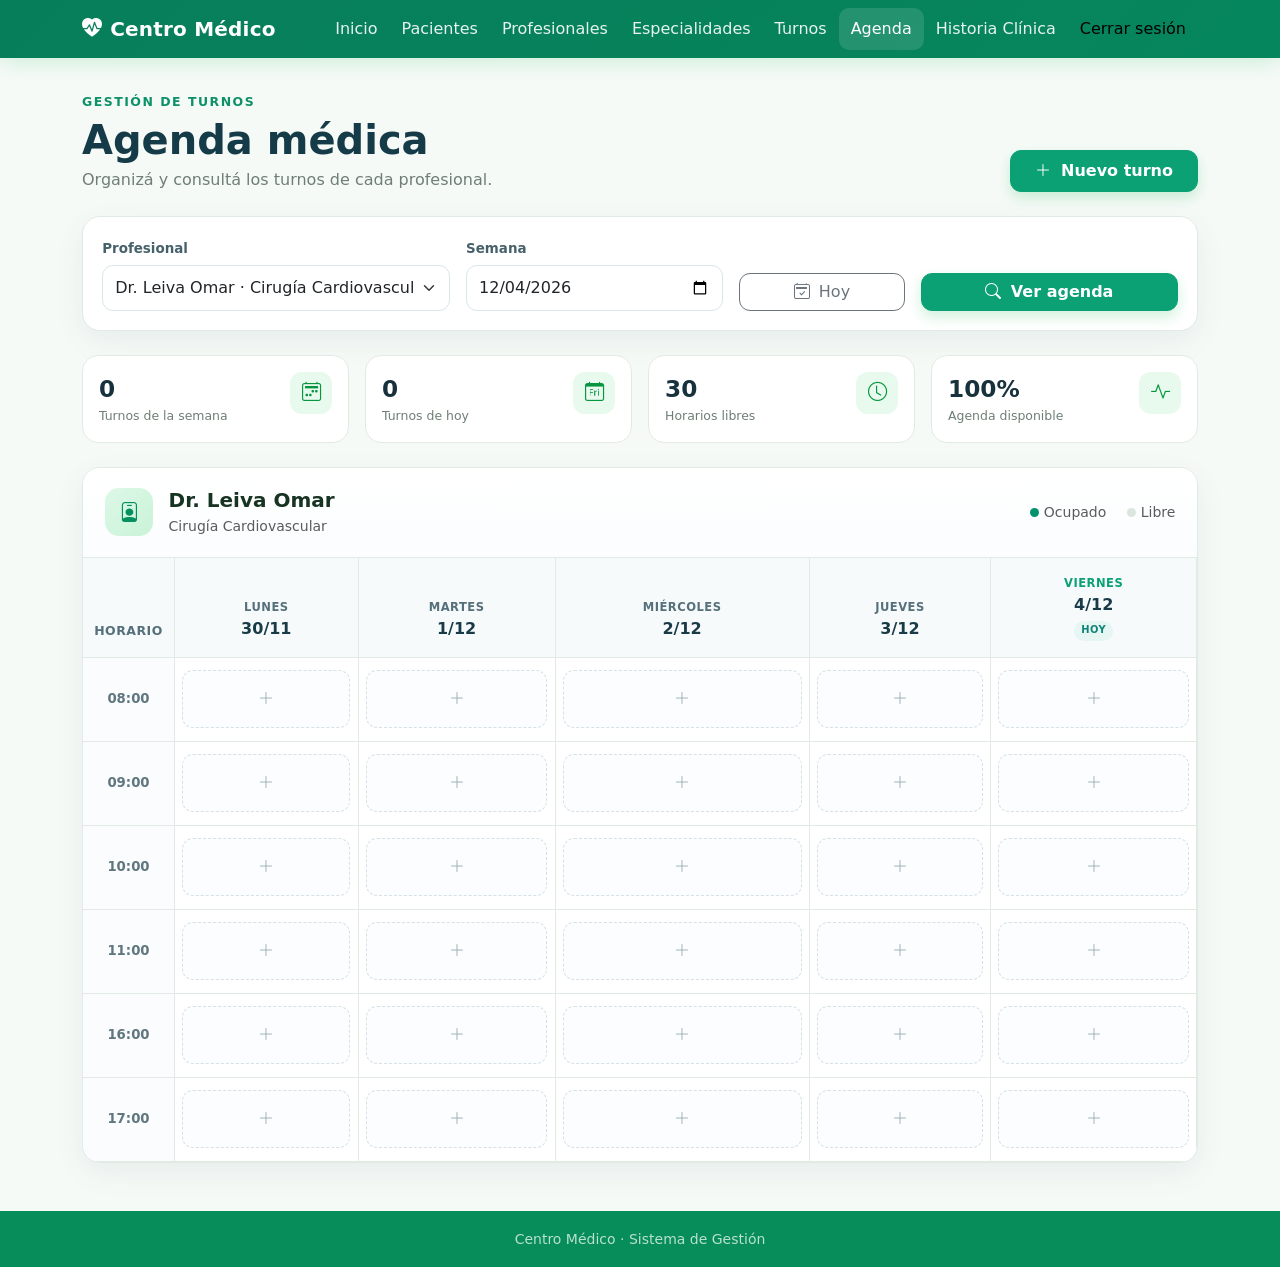
<file: centro-medico/agenda.html>
<!DOCTYPE html>
<html lang="es">
<head>
    <meta charset="UTF-8">
    <meta name="viewport" content="width=device-width, initial-scale=1.0">
    <title>Centro Médico | Agenda</title>
    <link href="https://cdn.jsdelivr.net/npm/bootstrap@5.3.3/dist/css/bootstrap.min.css" rel="stylesheet">
    <link href="https://cdn.jsdelivr.net/npm/bootstrap-icons@1.11.3/font/bootstrap-icons.css" rel="stylesheet">

    <link rel="stylesheet" href="css/agenda.css">
</head>

<body>
<nav class="navbar navbar-expand-lg navbar-dark">
    <div class="container">
        <a class="navbar-brand fw-bold" href="dashboard.html">
            <i class="bi bi-heart-pulse-fill me-2"></i>Centro Médico
        </a>
        <button class="navbar-toggler" type="button" data-bs-toggle="collapse" data-bs-target="#menuPrincipal"
                aria-controls="menuPrincipal" aria-expanded="false" aria-label="Abrir menú">
            <span class="navbar-toggler-icon"></span>
        </button>

        <div class="collapse navbar-collapse" id="menuPrincipal">
            <ul class="navbar-nav ms-auto">
                <li class="nav-item"><a class="nav-link" href="dashboard.html">Inicio</a></li>
                <li class="nav-item"><a class="nav-link" href="pacientes.html">Pacientes</a></li>
                <li class="nav-item"><a class="nav-link" href="profesionales.html">Profesionales</a></li>
                <li class="nav-item"><a class="nav-link" href="especialidades.html">Especialidades</a></li>
                <li class="nav-item"><a class="nav-link" href="turnos.html">Turnos</a></li>
                <li class="nav-item"><a class="nav-link active" href="agenda.html">Agenda</a></li>
                <li class="nav-item"><a class="nav-link" href="historia-clinica.html">Historia Clínica</a></li>
                <li class="nav-item"><a class="nav-link text-warning" href="index.html">Cerrar sesión</a></li>
            </ul>
        </div>
    </div>
</nav>

<main class="container page-header pb-5">
    <div class="d-flex justify-content-between align-items-end mb-4 flex-wrap gap-3">
        <div>
            <div class="eyebrow mb-1">Gestión de turnos</div>
            <h1 class="fw-bold mb-1">Agenda médica</h1>
            <p class="subtitle mb-0">Organizá y consultá los turnos de cada profesional.</p>
        </div>
        <a href="turnos.html" class="btn btn-primary px-4 py-2">
            <i class="bi bi-plus-lg me-1"></i> Nuevo turno
        </a>
    </div>

    <section class="panel filter-panel mb-4">
        <div class="row g-3 align-items-end">
            <div class="col-12 col-md-5 col-lg-4">
                <label for="agendaProfesional" class="form-label fw-semibold">Profesional</label>
                <select id="agendaProfesional" class="form-select">
                    <option value="leiva" selected>Dr. Leiva Omar · Cirugía Cardiovascular</option>
                    <option value="chalon">Dra. Chalon Milagros · Clínica Médica</option>
                    <option value="alderete">Dr. Alderete Lukas · Cardiología</option>
                </select>
            </div>

            <div class="col-12 col-md-4 col-lg-3">
                <label for="agendaSemana" class="form-label fw-semibold">Semana</label>
                <input type="date" id="agendaSemana" class="form-control">
            </div>

            <div class="col-12 col-md-3 col-lg-2">
                <button type="button" id="btnHoy" class="btn btn-outline-secondary w-100">
                    <i class="bi bi-calendar2-check me-1"></i> Hoy
                </button>
            </div>

            <div class="col-12 col-lg-3">
                <button type="button" id="btnVerAgenda" class="btn btn-primary w-100">
                    <i class="bi bi-search me-1"></i> Ver agenda
                </button>
            </div>
        </div>
    </section>

    <section class="row g-3 mb-4">
        <div class="col-6 col-lg-3">
            <div class="summary-card">
                <div class="d-flex justify-content-between align-items-start">
                    <div><div class="summary-number" id="totalTurnos">7</div><div class="summary-label">Turnos de la semana</div></div>
                    <div class="summary-icon"><i class="bi bi-calendar2-week"></i></div>
                </div>
            </div>
        </div>
        <div class="col-6 col-lg-3">
            <div class="summary-card">
                <div class="d-flex justify-content-between align-items-start">
                    <div><div class="summary-number" id="turnosHoy">2</div><div class="summary-label">Turnos de hoy</div></div>
                    <div class="summary-icon"><i class="bi bi-calendar-day"></i></div>
                </div>
            </div>
        </div>
        <div class="col-6 col-lg-3">
            <div class="summary-card">
                <div class="d-flex justify-content-between align-items-start">
                    <div><div class="summary-number" id="horariosLibres">23</div><div class="summary-label">Horarios libres</div></div>
                    <div class="summary-icon"><i class="bi bi-clock"></i></div>
                </div>
            </div>
        </div>
        <div class="col-6 col-lg-3">
            <div class="summary-card">
                <div class="d-flex justify-content-between align-items-start">
                    <div><div class="summary-number">100%</div><div class="summary-label">Agenda disponible</div></div>
                    <div class="summary-icon"><i class="bi bi-activity"></i></div>
                </div>
            </div>
        </div>
    </section>

    <section class="panel agenda-panel">
        <div class="agenda-top d-flex justify-content-between align-items-center flex-wrap gap-3">
            <div class="d-flex align-items-center gap-3">
                <div class="doctor-avatar"><i class="bi bi-person-badge"></i></div>
                <div>
                    <h2 class="h5 fw-bold mb-1" id="doctorTitle">Dr. Leiva Omar</h2>
                    <div class="small text-muted" id="doctorSpecialty">Cirugía Cardiovascular</div>
                </div>
            </div>
            <div class="small text-muted">
                <span class="me-3"><span class="legend-dot dot-busy"></span>Ocupado</span>
                <span><span class="legend-dot dot-free"></span>Libre</span>
            </div>
        </div>

        <div class="table-wrap agenda-table-wrap">
            <table class="table agenda-table text-center align-middle mb-0">
                <thead>
                    <tr>
                        <th>Horario</th>
                        <th id="day-0"></th>
                        <th id="day-1"></th>
                        <th id="day-2"></th>
                        <th id="day-3"></th>
                        <th id="day-4"></th>
                    </tr>
                </thead>
                <tbody id="agendaBody"></tbody>
            </table>
        </div>
        <div id="mobileAgenda" class="mobile-agenda"></div>
    </section>
</main>

<footer class="text-center py-3">
    <small>Centro Médico · Sistema de Gestión</small>
</footer>

<div class="modal fade" id="turnoModal" tabindex="-1" aria-hidden="true">
    <div class="modal-dialog modal-dialog-centered">
        <div class="modal-content border-0 shadow-lg" style="border-radius:18px;overflow:hidden">
            <div class="modal-header border-0">
                <h5 class="modal-title fw-bold"><i class="bi bi-calendar2-plus me-2"></i>Detalle del turno</h5>
                <button type="button" class="btn-close" data-bs-dismiss="modal" aria-label="Cerrar"></button>
            </div>
            <div class="modal-body pt-0" id="modalContent"></div>
            <div class="modal-footer border-0">
                <a href="turnos.html" class="btn btn-primary"><i class="bi bi-pencil me-1"></i> Gestionar turno</a>
                <button type="button" class="btn btn-light" data-bs-dismiss="modal">Cerrar</button>
            </div>
        </div>
    </div>
</div>

<script src="https://cdn.jsdelivr.net/npm/bootstrap@5.3.3/dist/js/bootstrap.bundle.min.js"></script>
<script>
    const horarios = ["08:00","09:00","10:00","11:00","16:00","17:00"];

    const profesionales = {
        leiva: {
            nombre: "Dr. Leiva Omar",
            especialidad: "Cirugía Cardiovascular",
            turnos: {
               
            }
        },
        chalon: {
            nombre: "Dra. Chalon Milagros",
            especialidad: "Clínica Médica",
            turnos: {
                
            }
        },
        alderete: {
            nombre: "Dr. Alderete Lukas",
            especialidad: "Cardiología",
            turnos: {
                
            }
        }
    };

    const fechaInput = document.getElementById("agendaSemana");
    const agendaBody = document.getElementById("agendaBody");

    function formatearFecha(fecha){
        return fecha.toLocaleDateString("es-AR",{day:"2-digit",month:"2-digit"});
    }

    function nombreDia(fecha){
        return fecha.toLocaleDateString("es-AR",{weekday:"long"}).replace(/^./,c=>c.toUpperCase());
    }

    function lunesDe(fecha){
        const d = new Date(fecha);
        const dia = d.getDay();
        const diferencia = dia === 0 ? -6 : 1 - dia;
        d.setDate(d.getDate()+diferencia);
        d.setHours(0,0,0,0);
        return d;
    }

    function fechaLocalISO(fecha){
        const y=fecha.getFullYear();
        const m=String(fecha.getMonth()+1).padStart(2,"0");
        const d=String(fecha.getDate()).padStart(2,"0");
        return `${y}-${m}-${d}`;
    }

    function renderAgenda(){
        const profesional = profesionales[document.getElementById("agendaProfesional").value];
        const fechaSeleccionada = new Date(`${fechaInput.value}T12:00:00`);
        const lunes = lunesDe(fechaSeleccionada);

        document.getElementById("doctorTitle").textContent = profesional.nombre;
        document.getElementById("doctorSpecialty").textContent = profesional.especialidad;

        const nombresDias = [];
        for(let i=0;i<5;i++){
            const dia = new Date(lunes);
            dia.setDate(lunes.getDate()+i);
            nombresDias.push(dia);

            const th = document.getElementById(`day-${i}`);
            const hoy = fechaLocalISO(dia) === fechaLocalISO(new Date());
            th.innerHTML = `<span class="day-name">${nombreDia(dia)}</span>
                            <span class="day-date">${formatearFecha(dia)}</span>
                            ${hoy ? '<span class="today-badge">HOY</span>' : ''}`;
            if(hoy) th.classList.add("today"); else th.classList.remove("today");
        }

        agendaBody.innerHTML = "";
        const mobileAgenda = document.getElementById("mobileAgenda");
        mobileAgenda.innerHTML = "";
        let total=0;

        horarios.forEach(hora=>{
            const tr=document.createElement("tr");
            tr.innerHTML=`<th>${hora}</th>`;

            for(let dia=0;dia<5;dia++){
                const td=document.createElement("td");
                const paciente=profesional.turnos[`${dia}-${hora}`];

                if(paciente){
                    total++;
                    const button=document.createElement("button");
                    button.className="slot";
                    button.innerHTML=`<strong>${paciente}</strong><small><i class="bi bi-clock me-1"></i>${hora} · Confirmado</small>`;
                    button.addEventListener("click",()=>mostrarTurno(paciente,hora,dia,lunes,profesional));
                    td.appendChild(button);
                }else{
                    const button=document.createElement("button");
                    button.className="free-slot";
                    button.innerHTML='<i class="bi bi-plus-lg"></i><span class="visually-hidden">Agregar turno</span>';
                    button.addEventListener("click",()=>nuevoTurno(hora,dia,lunes));
                    td.appendChild(button);
                }
                tr.appendChild(td);
            }
            agendaBody.appendChild(tr);
        });

        // Vista móvil: cada día se convierte en una tarjeta vertical.
        nombresDias.forEach((fecha,dia)=>{
            const dayCard=document.createElement("div");
            dayCard.className="mobile-day";
            const hoy=fechaLocalISO(fecha)===fechaLocalISO(new Date());

            dayCard.innerHTML=`
                <div class="mobile-day-header">
                    <div>
                        <div class="mobile-day-name">${nombreDia(fecha)} ${hoy ? '<span class="today-badge ms-1">HOY</span>' : ''}</div>
                        <div class="mobile-day-date">${formatearFecha(fecha)}</div>
                    </div>
                    <i class="bi bi-calendar3 text-success"></i>
                </div>`;

            horarios.forEach(hora=>{
                const row=document.createElement("div");
                row.className="mobile-slot";
                row.innerHTML=`<div class="mobile-time">${hora}</div>`;

                const paciente=profesional.turnos[`${dia}-${hora}`];
                if(paciente){
                    const button=document.createElement("button");
                    button.className="slot";
                    button.innerHTML=`<strong>${paciente}</strong><small><i class="bi bi-check-circle me-1"></i>Turno confirmado</small>`;
                    button.addEventListener("click",()=>mostrarTurno(paciente,hora,dia,lunes,profesional));
                    row.appendChild(button);
                }else{
                    const button=document.createElement("button");
                    button.className="free-slot";
                    button.innerHTML='<i class="bi bi-plus-lg me-1"></i>Disponible';
                    button.addEventListener("click",()=>nuevoTurno(hora,dia,lunes));
                    row.appendChild(button);
                }
                dayCard.appendChild(row);
            });
            mobileAgenda.appendChild(dayCard);
        });

        document.getElementById("totalTurnos").textContent=total;
        document.getElementById("horariosLibres").textContent=(horarios.length*5)-total;

        const hoyIndex = Math.floor((new Date()-lunes)/86400000);
        let hoyTurnos=0;
        if(hoyIndex>=0 && hoyIndex<5){
            horarios.forEach(h=>{ if(profesional.turnos[`${hoyIndex}-${h}`]) hoyTurnos++; });
        }
        document.getElementById("turnosHoy").textContent=hoyTurnos;
    }

    function mostrarTurno(paciente,hora,dia,lunes,profesional){
        const fecha=new Date(lunes);
        fecha.setDate(lunes.getDate()+dia);
        document.getElementById("modalContent").innerHTML=`
            <div class="p-3 rounded-3" style="background:#f2fbf5">
                <div class="small text-muted mb-1">Paciente</div>
                <div class="fw-bold fs-5 mb-3">${paciente}</div>
                <div class="row g-3">
                    <div class="col-6"><div class="small text-muted">Fecha</div><strong>${formatearFecha(fecha)}</strong></div>
                    <div class="col-6"><div class="small text-muted">Horario</div><strong>${hora}</strong></div>
                    <div class="col-12"><div class="small text-muted">Profesional</div><strong>${profesional.nombre}</strong><div class="small text-muted">${profesional.especialidad}</div></div>
                </div>
            </div>`;
        bootstrap.Modal.getOrCreateInstance(document.getElementById("turnoModal")).show();
    }

    function nuevoTurno(hora,dia,lunes){
        const fecha=new Date(lunes);
        fecha.setDate(lunes.getDate()+dia);
        document.getElementById("modalContent").innerHTML=`
            <div class="text-center py-3">
                <div class="summary-icon mx-auto mb-3"><i class="bi bi-calendar2-plus"></i></div>
                <h5 class="fw-bold">Horario disponible</h5>
                <p class="text-muted mb-0">Podés crear un turno para el <strong>${formatearFecha(fecha)}</strong> a las <strong>${hora}</strong>.</p>
            </div>`;
        bootstrap.Modal.getOrCreateInstance(document.getElementById("turnoModal")).show();
    }

    document.getElementById("btnVerAgenda").addEventListener("click",renderAgenda);
    document.getElementById("agendaProfesional").addEventListener("change",renderAgenda);
    document.getElementById("btnHoy").addEventListener("click",()=>{
        fechaInput.value=fechaLocalISO(new Date());
        renderAgenda();
    });

    fechaInput.value=fechaLocalISO(new Date());
    renderAgenda();
</script>
</body>
</html>
</file>
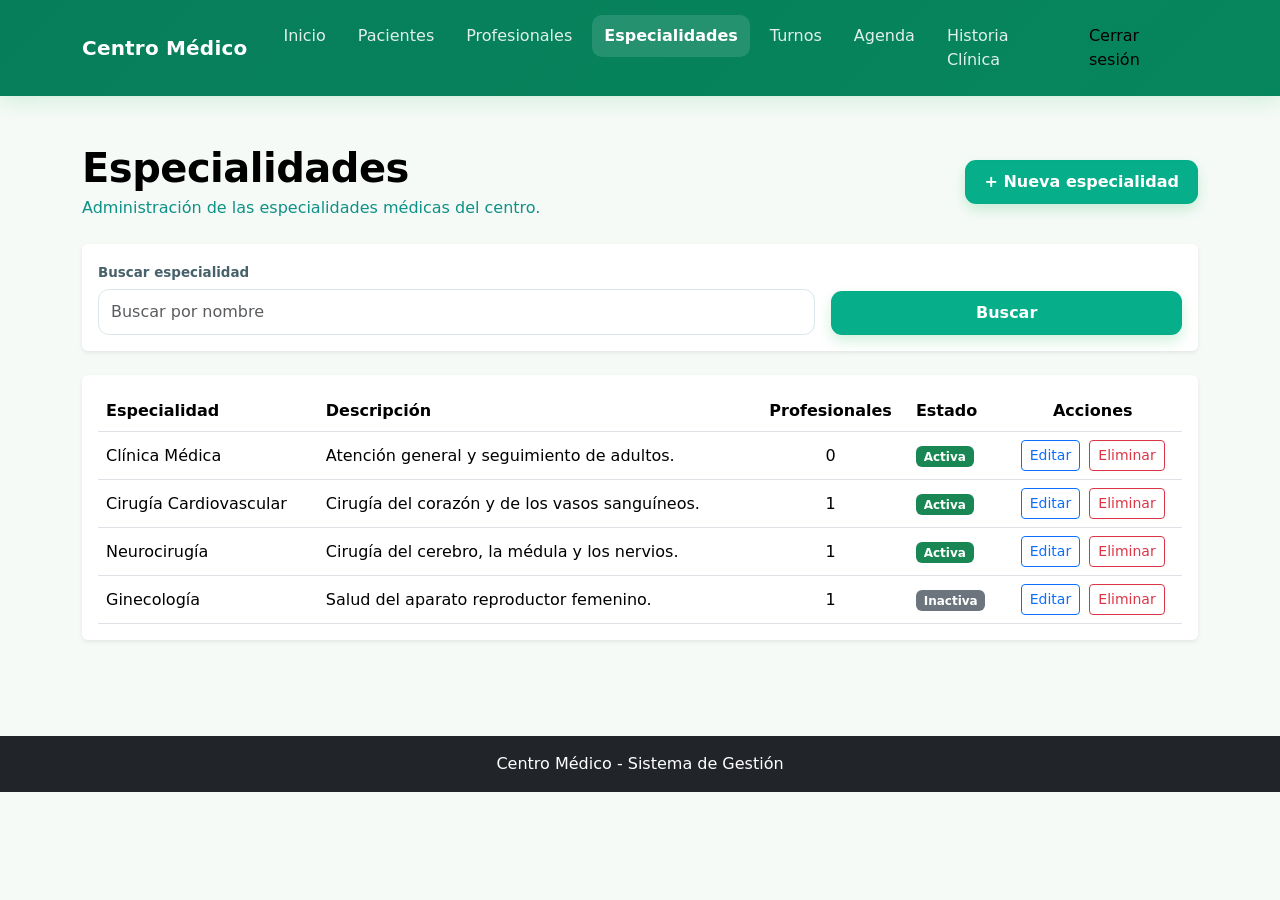
<file: centro-medico/especialidades.html>
<!DOCTYPE html>
<html lang="es">

<head>

    <meta charset="UTF-8">
    <meta name="viewport" content="width=device-width, initial-scale=1.0">

    <title>Centro Médico | Especialidades</title>

    <link
        href="https://cdn.jsdelivr.net/npm/bootstrap@5.3.3/dist/css/bootstrap.min.css"
        rel="stylesheet">

    <link rel="stylesheet" href="css/especialidades.css">

</head>

<body>

    <nav class="navbar navbar-expand-lg navbar-dark bg-primary">

        <div class="container">

            <a class="navbar-brand fw-bold" href="dashboard.html">
                Centro Médico
            </a>

            <button
                class="navbar-toggler"
                type="button"
                data-bs-toggle="collapse"
                data-bs-target="#menuPrincipal"
                aria-controls="menuPrincipal"
                aria-expanded="false"
                aria-label="Abrir menú">

                <span class="navbar-toggler-icon"></span>

            </button>

            <div class="collapse navbar-collapse" id="menuPrincipal">

                <ul class="navbar-nav ms-auto">

                    <li class="nav-item">
                        <a class="nav-link" href="dashboard.html">
                            Inicio
                        </a>
                    </li>

                    <li class="nav-item">
                        <a class="nav-link" href="pacientes.html">
                            Pacientes
                        </a>
                    </li>

                    <li class="nav-item">
                        <a class="nav-link" href="profesionales.html">
                            Profesionales
                        </a>
                    </li>

                    <li class="nav-item">
                        <a class="nav-link active" href="especialidades.html">
                            Especialidades
                        </a>
                    </li>

                    <li class="nav-item">
                        <a class="nav-link" href="turnos.html">
                            Turnos
                        </a>
                    </li>

                    <li class="nav-item">
                        <a class="nav-link" href="agenda.html">
                            Agenda
                        </a>
                    </li>

                    <li class="nav-item">
                        <a class="nav-link" href="historia-clinica.html">
                            Historia Clínica
                        </a>
                    </li>

                    <li class="nav-item">
                        <a class="nav-link text-warning" href="index.html">
                            Cerrar sesión
                        </a>
                    </li>

                </ul>

            </div>

        </div>

    </nav>

    <main class="container py-5">

        <div class="d-flex justify-content-between align-items-center mb-4 flex-wrap gap-3">

            <div>

                <h1 class="fw-bold mb-1">
                    Especialidades
                </h1>

                <p class="text-muted mb-0">
                    Administración de las especialidades médicas del centro.
                </p>

            </div>

            <button
                type="button"
                class="btn btn-primary"
                data-bs-toggle="modal"
                data-bs-target="#modalEspecialidad">

                + Nueva especialidad

            </button>

        </div>

        <div class="card border-0 shadow-sm mb-4">

            <div class="card-body">

                <div class="row g-3 align-items-end">

                    <div class="col-12 col-md-8">

                        <label for="buscarEspecialidad" class="form-label fw-semibold">
                            Buscar especialidad
                        </label>

                        <input
                            type="text"
                            id="buscarEspecialidad"
                            class="form-control"
                            placeholder="Buscar por nombre">

                    </div>

                    <div class="col-12 col-md-4">

                        <button
                            type="button"
                            class="btn btn-primary w-100">

                            Buscar

                        </button>

                    </div>

                </div>

            </div>

        </div>

        <div class="card border-0 shadow-sm">

            <div class="card-body">

                <div class="table-responsive">

                    <table class="table table-hover align-middle mb-0">

                        <thead>

                            <tr>

                                <th>Especialidad</th>

                                <th>Descripción</th>

                                <th class="text-center">Profesionales</th>

                                <th>Estado</th>

                                <th class="text-center">
                                    Acciones
                                </th>

                            </tr>

                        </thead>

                        <tbody>

                            <tr>

                                <td>Clínica Médica</td>

                                <td>Atención general y seguimiento de adultos.</td>

                                <td class="text-center">0</td>

                                <td>
                                    <span class="badge text-bg-success">Activa</span>
                                </td>

                                <td class="text-center">

                                    <button
                                        type="button"
                                        class="btn btn-sm btn-outline-primary me-1"
                                        data-bs-toggle="modal"
                                        data-bs-target="#modalEspecialidad">

                                        Editar

                                    </button>

                                    <button
                                        type="button"
                                        class="btn btn-sm btn-outline-danger">

                                        Eliminar

                                    </button>

                                </td>

                            </tr>

                            <tr>

                                <td>Cirugía Cardiovascular</td>

                                <td>Cirugía del corazón y de los vasos sanguíneos.</td>

                                <td class="text-center">1</td>

                                <td>
                                    <span class="badge text-bg-success">Activa</span>
                                </td>

                                <td class="text-center">

                                    <button
                                        type="button"
                                        class="btn btn-sm btn-outline-primary me-1"
                                        data-bs-toggle="modal"
                                        data-bs-target="#modalEspecialidad">

                                        Editar

                                    </button>

                                    <button
                                        type="button"
                                        class="btn btn-sm btn-outline-danger">

                                        Eliminar

                                    </button>

                                </td>

                            </tr>

                            <tr>

                                <td>Neurocirugía</td>

                                <td>Cirugía del cerebro, la médula y los nervios.</td>

                                <td class="text-center">1</td>

                                <td>
                                    <span class="badge text-bg-success">Activa</span>
                                </td>

                                <td class="text-center">

                                    <button
                                        type="button"
                                        class="btn btn-sm btn-outline-primary me-1"
                                        data-bs-toggle="modal"
                                        data-bs-target="#modalEspecialidad">

                                        Editar

                                    </button>

                                    <button
                                        type="button"
                                        class="btn btn-sm btn-outline-danger">

                                        Eliminar

                                    </button>

                                </td>

                            </tr>

                            <tr>

                                <td>Ginecología</td>

                                <td>Salud del aparato reproductor femenino.</td>

                                <td class="text-center">1</td>

                                <td>
                                    <span class="badge text-bg-secondary">Inactiva</span>
                                </td>

                                <td class="text-center">

                                    <button
                                        type="button"
                                        class="btn btn-sm btn-outline-primary me-1"
                                        data-bs-toggle="modal"
                                        data-bs-target="#modalEspecialidad">

                                        Editar

                                    </button>

                                    <button
                                        type="button"
                                        class="btn btn-sm btn-outline-danger">

                                        Eliminar

                                    </button>

                                </td>

                            </tr>

                        </tbody>

                    </table>

                </div>

            </div>

        </div>

    </main>

    <!-- Ventana para crear o editar una especialidad -->

    <div
        class="modal fade"
        id="modalEspecialidad"
        tabindex="-1"
        aria-labelledby="tituloModalEspecialidad"
        aria-hidden="true">

        <div class="modal-dialog modal-dialog-centered">

            <div class="modal-content">

                <form>

                    <div class="modal-header">

                        <h2 class="modal-title h5 fw-bold" id="tituloModalEspecialidad">
                            Especialidad
                        </h2>

                        <button
                            type="button"
                            class="btn-close"
                            data-bs-dismiss="modal"
                            aria-label="Cerrar">
                        </button>

                    </div>

                    <div class="modal-body">

                        <div class="mb-3">

                            <label for="nombreEspecialidad" class="form-label">
                                Nombre
                            </label>

                            <input
                                type="text"
                                id="nombreEspecialidad"
                                class="form-control"
                                placeholder="Ej: Pediatría"
                                required>

                        </div>

                        <div class="mb-3">

                            <label for="descripcionEspecialidad" class="form-label">
                                Descripción
                            </label>

                            <textarea
                                id="descripcionEspecialidad"
                                class="form-control"
                                rows="3"
                                placeholder="Breve descripción de la especialidad"></textarea>

                        </div>

                        <div>

                            <label for="estadoEspecialidad" class="form-label">
                                Estado
                            </label>

                            <select id="estadoEspecialidad" class="form-select">

                                <option>Activa</option>
                                <option>Inactiva</option>

                            </select>

                        </div>

                    </div>

                    <div class="modal-footer">

                        <button
                            type="button"
                            class="btn btn-outline-secondary"
                            data-bs-dismiss="modal">

                            Cancelar

                        </button>

                        <button type="submit" class="btn btn-primary">
                            Guardar
                        </button>

                    </div>

                </form>

            </div>

        </div>

    </div>

    <footer class="bg-dark text-white text-center py-3 mt-5">

        <p class="mb-0">
            Centro Médico - Sistema de Gestión
        </p>

    </footer>

    <script
        src="https://cdn.jsdelivr.net/npm/bootstrap@5.3.3/dist/js/bootstrap.bundle.min.js">
    </script>

</body>

</html>
</file>
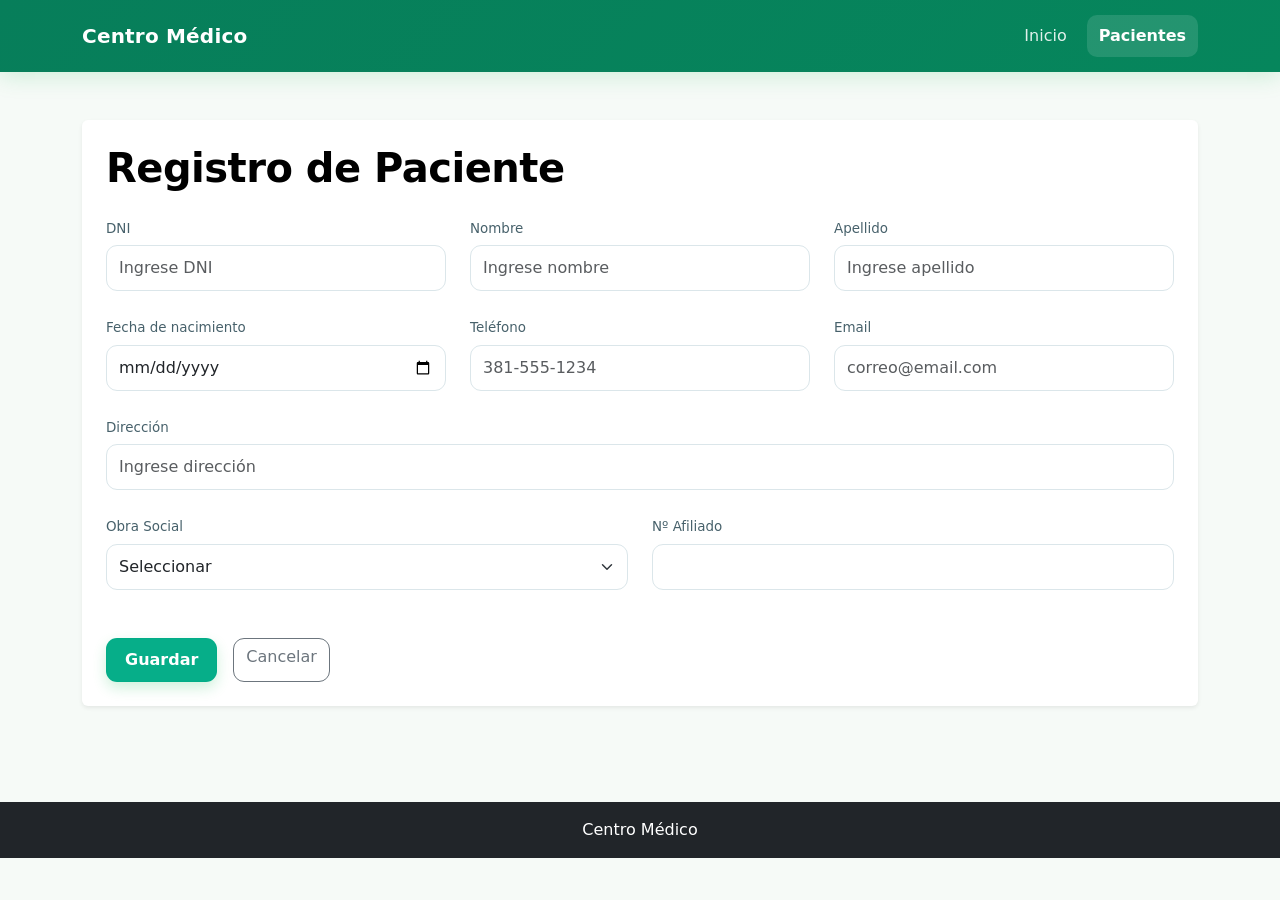
<file: centro-medico/paciente-form.html>
<!DOCTYPE html>
<html lang="es">

<head>

    <meta charset="UTF-8">
    <meta name="viewport" content="width=device-width, initial-scale=1.0">

    <title>Centro Médico | Paciente</title>

    <link href="https://cdn.jsdelivr.net/npm/bootstrap@5.3.3/dist/css/bootstrap.min.css" rel="stylesheet">

    <link rel="stylesheet" href="css/paciente-form.css">

</head>

<body>

    <nav class="navbar navbar-expand-lg navbar-dark">

        <div class="container">

            <a class="navbar-brand fw-bold" href="dashboard.html">
                Centro Médico
            </a>

            <button
                class="navbar-toggler"
                type="button"
                data-bs-toggle="collapse"
                data-bs-target="#menuPrincipal">

                <span class="navbar-toggler-icon"></span>

            </button>

            <div class="collapse navbar-collapse" id="menuPrincipal">

                <ul class="navbar-nav ms-auto">

                    <li class="nav-item">
                        <a class="nav-link" href="dashboard.html">
                            Inicio
                        </a>
                    </li>

                    <li class="nav-item">
                        <a class="nav-link active" href="pacientes.html">
                            Pacientes
                        </a>
                    </li>

                </ul>

            </div>

        </div>

    </nav>

    <main class="container py-5">

        <div class="card border-0 shadow-sm">

            <div class="card-body p-4">

                <h1 class="fw-bold mb-4">
                    Registro de Paciente
                </h1>

                <form>

                    <div class="row g-4">

                        <div class="col-md-4">

                            <label class="form-label">
                                DNI
                            </label>

                            <input
                                type="text"
                                class="form-control"
                                placeholder="Ingrese DNI">

                        </div>

                        <div class="col-md-4">

                            <label class="form-label">
                                Nombre
                            </label>

                            <input
                                type="text"
                                class="form-control"
                                placeholder="Ingrese nombre">

                        </div>

                        <div class="col-md-4">

                            <label class="form-label">
                                Apellido
                            </label>

                            <input
                                type="text"
                                class="form-control"
                                placeholder="Ingrese apellido">

                        </div>

                        <div class="col-md-4">

                            <label class="form-label">
                                Fecha de nacimiento
                            </label>

                            <input
                                type="date"
                                class="form-control">

                        </div>

                        <div class="col-md-4">

                            <label class="form-label">
                                Teléfono
                            </label>

                            <input
                                type="text"
                                class="form-control"
                                placeholder="381-555-1234">

                        </div>

                        <div class="col-md-4">

                            <label class="form-label">
                                Email
                            </label>

                            <input
                                type="email"
                                class="form-control"
                                placeholder="correo@email.com">

                        </div>

                        <div class="col-12">

                            <label class="form-label">
                                Dirección
                            </label>

                            <input
                                type="text"
                                class="form-control"
                                placeholder="Ingrese dirección">

                        </div>

                        <div class="col-md-6">

                            <label class="form-label">
                                Obra Social
                            </label>

                            <select class="form-select">

                                <option>Seleccionar</option>
                                <option>OSDE</option>
                                <option>Sancor Salud</option>
                                <option>OSESAC</option>
                                <option>PAMI</option>

                            </select>

                        </div>

                        <div class="col-md-6">

                            <label class="form-label">
                                Nº Afiliado
                            </label>

                            <input
                                type="text"
                                class="form-control">

                        </div>

                    </div>

                    <div class="mt-5 d-flex gap-3">

                        <button
                            type="submit"
                            class="btn btn-primary">

                            Guardar

                        </button>

                        <a
                            href="pacientes.html"
                            class="btn btn-outline-secondary">

                            Cancelar

                        </a>

                    </div>

                </form>

            </div>

        </div>

    </main>


    <!-- FOOTER -->

    <footer class="bg-dark text-white text-center py-3 mt-5">

        <p class="mb-0">
             Centro Médico
        </p>

    </footer>

    <script src="https://cdn.jsdelivr.net/npm/bootstrap@5.3.3/dist/js/bootstrap.bundle.min.js"></script>

</body>

</html>
</file>
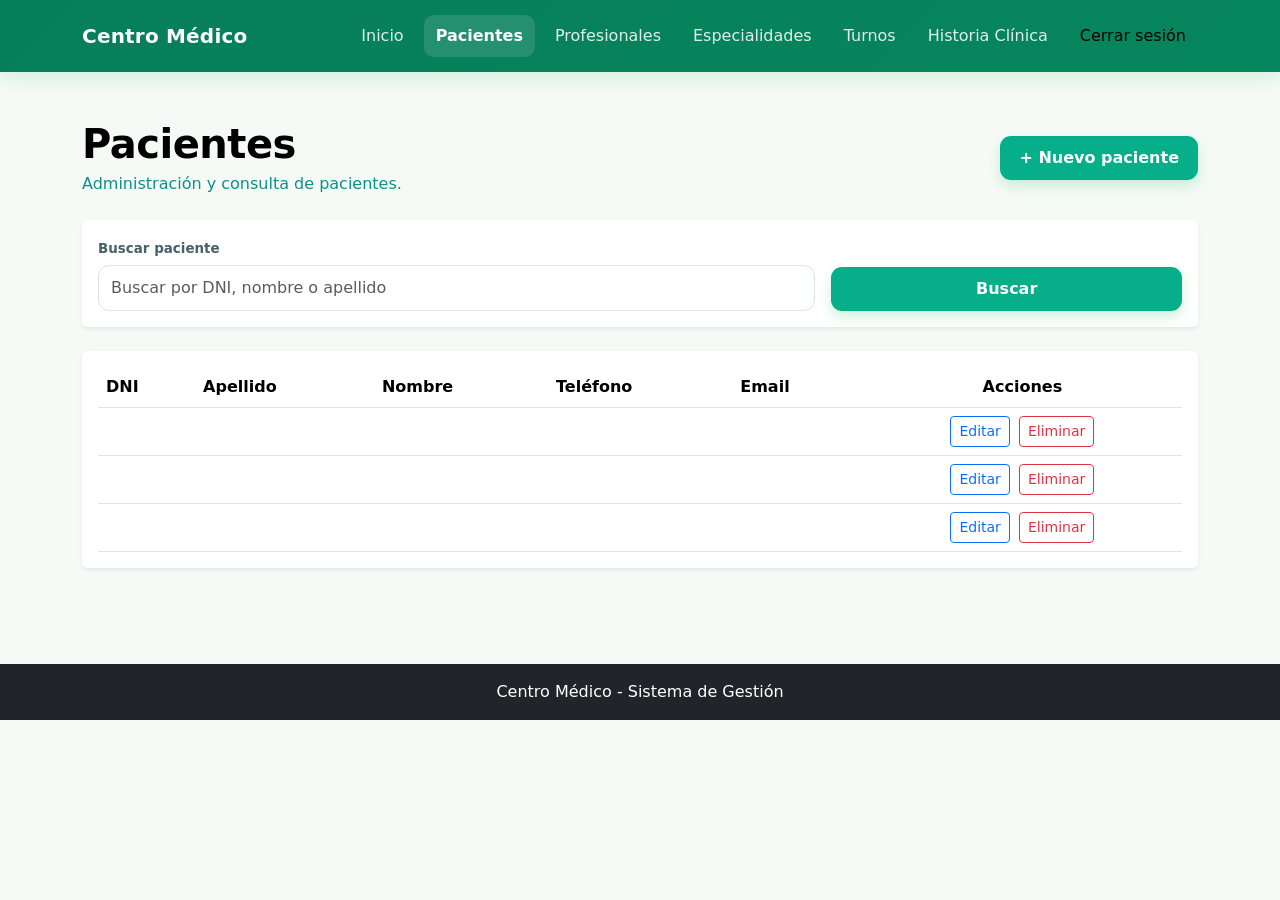
<file: centro-medico/pacientes.html>
<!DOCTYPE html>
<html lang="es">

<head>

    <meta charset="UTF-8">

    <meta name="viewport" content="width=device-width, initial-scale=1.0">

    <title>Centro Médico | Pacientes</title>

    <link
        href="https://cdn.jsdelivr.net/npm/bootstrap@5.3.3/dist/css/bootstrap.min.css"
        rel="stylesheet">

    <link rel="stylesheet" href="css/pacientes.css">

</head>


<body>


    <nav class="navbar navbar-expand-lg navbar-dark bg-primary">

        <div class="container">

            <a class="navbar-brand fw-bold" href="dashboard.html">
                Centro Médico
            </a>


            <button
                class="navbar-toggler"
                type="button"
                data-bs-toggle="collapse"
                data-bs-target="#menuPrincipal"
                aria-controls="menuPrincipal"
                aria-expanded="false"
                aria-label="Abrir menú">

                <span class="navbar-toggler-icon"></span>

            </button>


            <div class="collapse navbar-collapse" id="menuPrincipal">

                <ul class="navbar-nav ms-auto">

                    <li class="nav-item">
                        <a class="nav-link" href="dashboard.html">
                            Inicio
                        </a>
                    </li>

                    <li class="nav-item">
                        <a class="nav-link active" href="pacientes.html">
                            Pacientes
                        </a>
                    </li>

                    <li class="nav-item">
                        <a class="nav-link" href="profesionales.html">
                            Profesionales
                        </a>
                    </li>

                    <li class="nav-item">
                        <a class="nav-link" href="especialidades.html">
                            Especialidades
                        </a>
                    </li>

                    <li class="nav-item">
                        <a class="nav-link" href="turnos.html">
                            Turnos
                        </a>
                    </li>

                    <li class="nav-item">
                        <a class="nav-link" href="historia-clinica.html">
                            Historia Clínica
                        </a>
                    </li>

                    <li class="nav-item">
                        <a class="nav-link text-warning" href="index.html">
                            Cerrar sesión
                        </a>
                    </li>

                </ul>

            </div>

        </div>

    </nav>
    

    <main class="container py-5">
    

        <div class="d-flex justify-content-between align-items-center mb-4 flex-wrap gap-3">

            <div>

                <h1 class="fw-bold mb-1">
                    Pacientes
                </h1>

                <p class="text-muted mb-0">
                    Administración y consulta de pacientes.
                </p>

            </div>


            <a href="paciente-form.html" class="btn btn-primary">

                + Nuevo paciente

            </a>

        </div>
        

        <div class="card border-0 shadow-sm mb-4">

            <div class="card-body">

                <div class="row g-3 align-items-end">

                    <div class="col-12 col-md-8">

                        <label for="buscarPaciente" class="form-label fw-semibold">
                            Buscar paciente
                        </label>

                        <input
                            type="text"
                            id="buscarPaciente"
                            class="form-control"
                            placeholder="Buscar por DNI, nombre o apellido">

                    </div>


                    <div class="col-12 col-md-4">

                        <button
                            type="button"
                            class="btn btn-primary w-100">

                            Buscar

                        </button>

                    </div>

                </div>

            </div>

        </div>
        

        <div class="card border-0 shadow-sm">

            <div class="card-body">

                <div class="table-responsive">

                    <table class="table table-hover align-middle mb-0">

                        <thead>

                            <tr>

                                <th>DNI</th>

                                <th>Apellido</th>

                                <th>Nombre</th>

                                <th>Teléfono</th>

                                <th>Email</th>

                                <th class="text-center">
                                    Acciones
                                </th>

                            </tr>

                        </thead>


                        <tbody>                            

                            <tr>

                                <td></td>

                                <td></td>

                                <td></td>

                                <td></td>

                                <td></td>

                                <td class="text-center">

                                    <a
                                        href="paciente-form.html"
                                        class="btn btn-sm btn-outline-primary me-1">

                                        Editar

                                    </a>

                                    <button
                                        type="button"
                                        class="btn btn-sm btn-outline-danger">

                                        Eliminar

                                    </button>

                                </td>

                            </tr>
                            

                            <tr>

                                <td></td>

                                <td></td>

                                <td></td>

                                <td></td>

                                <td></td>

                                <td class="text-center">

                                    <a
                                        href="paciente-form.html"
                                        class="btn btn-sm btn-outline-primary me-1">

                                        Editar

                                    </a>

                                    <button
                                        type="button"
                                        class="btn btn-sm btn-outline-danger">

                                        Eliminar

                                    </button>

                                </td>

                            </tr>

                            <tr>

                                <td></td>

                                <td></td>

                                <td></td>

                                <td></td>

                                <td></td>

                                <td class="text-center">

                                    <a
                                        href="paciente-form.html"
                                        class="btn btn-sm btn-outline-primary me-1">

                                        Editar

                                    </a>

                                    <button
                                        type="button"
                                        class="btn btn-sm btn-outline-danger">

                                        Eliminar

                                    </button>

                                </td>

                            </tr>

                        </tbody>

                    </table>

                </div>

            </div>

        </div>


    </main>


    <footer class="bg-dark text-white text-center py-3 mt-5">

        <p class="mb-0">
             Centro Médico - Sistema de Gestión
        </p>

    </footer>


    <script
        src="https://cdn.jsdelivr.net/npm/bootstrap@5.3.3/dist/js/bootstrap.bundle.min.js">
    </script>


</body>

</html>
</file>
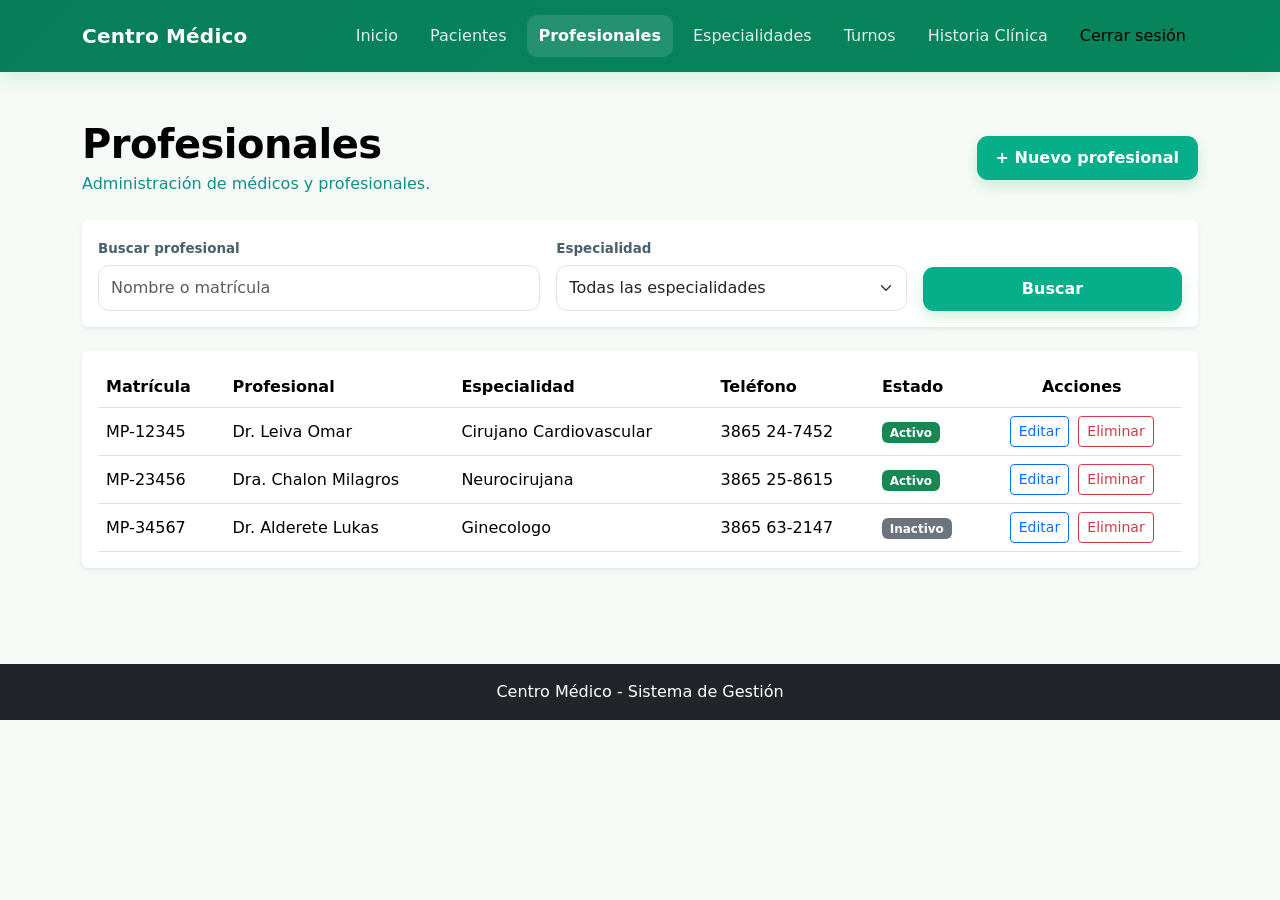
<file: centro-medico/profesionales.html>
<!DOCTYPE html>
<html lang="es">

<head>

    <meta charset="UTF-8">
    <meta name="viewport" content="width=device-width, initial-scale=1.0">

    <title>Centro Médico | Profesionales</title>

    <link
        href="https://cdn.jsdelivr.net/npm/bootstrap@5.3.3/dist/css/bootstrap.min.css"
        rel="stylesheet">

    <link rel="stylesheet" href="css/profesionales.css">

</head>

<body>
    <nav class="navbar navbar-expand-lg navbar-dark bg-primary">

        <div class="container">

            <a class="navbar-brand fw-bold" href="dashboard.html">
                Centro Médico
            </a>


            <button
                class="navbar-toggler"
                type="button"
                data-bs-toggle="collapse"
                data-bs-target="#menuPrincipal"
                aria-controls="menuPrincipal"
                aria-expanded="false"
                aria-label="Abrir menú">

                <span class="navbar-toggler-icon"></span>

            </button>


            <div class="collapse navbar-collapse" id="menuPrincipal">

                <ul class="navbar-nav ms-auto">

                    <li class="nav-item">
                        <a class="nav-link" href="dashboard.html">
                            Inicio
                        </a>
                    </li>

                    <li class="nav-item">
                        <a class="nav-link" href="pacientes.html">
                            Pacientes
                        </a>
                    </li>

                    <li class="nav-item">
                        <a class="nav-link active" href="profesionales.html">
                            Profesionales
                        </a>
                    </li>

                    <li class="nav-item">
                        <a class="nav-link" href="especialidades.html">
                            Especialidades
                        </a>
                    </li>

                    <li class="nav-item">
                        <a class="nav-link" href="turnos.html">
                            Turnos
                        </a>
                    </li>

                    <li class="nav-item">
                        <a class="nav-link" href="historia-clinica.html">
                            Historia Clínica
                        </a>
                    </li>

                    <li class="nav-item">
                        <a class="nav-link text-warning" href="index.html">
                            Cerrar sesión
                        </a>
                    </li>

                </ul>

            </div>

        </div>

    </nav>

    <main class="container py-5">

        <div class="d-flex justify-content-between align-items-center mb-4 flex-wrap gap-3">

            <div>

                <h1 class="fw-bold mb-1">
                    Profesionales
                </h1>

                <p class="text-muted mb-0">
                    Administración de médicos y profesionales.
                </p>

            </div>


            <a
                href="profesional-form.html"
                class="btn btn-primary">

                + Nuevo profesional

            </a>

        </div>

        <div class="card border-0 shadow-sm mb-4">

            <div class="card-body">

                <div class="row g-3 align-items-end">

                    <div class="col-12 col-md-5">

                        <label
                            for="buscarProfesional"
                            class="form-label fw-semibold">

                            Buscar profesional

                        </label>

                        <input
                            type="text"
                            id="buscarProfesional"
                            class="form-control"
                            placeholder="Nombre o matrícula">

                    </div>


                    <div class="col-12 col-md-4">

                        <label
                            for="filtroEspecialidad"
                            class="form-label fw-semibold">

                            Especialidad

                        </label>

                        <select
                            id="filtroEspecialidad"
                            class="form-select">

                            <option selected>
                                Todas las especialidades
                            </option>

                            <option>
                                Clínica Médica
                            </option>

                            <option>
                                Neurocirujana
                            </option>

                            <option>
                                Cirujano Cardiovascular
                            </option>

                            <option>
                                Ginecologo
                            </option>

                        </select>

                    </div>


                    <div class="col-12 col-md-3">

                        <button
                            type="button"
                            class="btn btn-primary w-100">

                            Buscar

                        </button>

                    </div>

                </div>

            </div>

        </div>

        <div class="card border-0 shadow-sm">

            <div class="card-body">

                <div class="table-responsive">

                    <table class="table table-hover align-middle mb-0">

                        <thead>

                            <tr>

                                <th>Matrícula</th>

                                <th>Profesional</th>

                                <th>Especialidad</th>

                                <th>Teléfono</th>

                                <th>Estado</th>

                                <th class="text-center">
                                    Acciones
                                </th>

                            </tr>

                        </thead>


                        <tbody>

                            <tr>

                                <td>
                                    MP-12345
                                </td>

                                <td>
                                    Dr. Leiva Omar
                                </td>

                                <td>
                                    Cirujano Cardiovascular 
                                </td>

                                <td>
                                    3865 24-7452
                                </td>

                                <td>

                                    <span class="badge text-bg-success">
                                        Activo
                                    </span>

                                </td>

                                <td class="text-center">

                                    <a
                                        href="profesional-form.html"
                                        class="btn btn-sm btn-outline-primary me-1">

                                        Editar

                                    </a>

                                    <button
                                        type="button"
                                        class="btn btn-sm btn-outline-danger">

                                        Eliminar

                                    </button>

                                </td>

                            </tr>

                            <tr>

                                <td>
                                    MP-23456
                                </td>

                                <td>
                                    Dra. Chalon Milagros
                                </td>

                                <td>
                                    Neurocirujana
                                </td>

                                <td>
                                    3865 25-8615
                                </td>

                                <td>

                                    <span class="badge text-bg-success">
                                        Activo
                                    </span>

                                </td>

                                <td class="text-center">

                                    <a
                                        href="profesional-form.html"
                                        class="btn btn-sm btn-outline-primary me-1">

                                        Editar

                                    </a>

                                    <button
                                        type="button"
                                        class="btn btn-sm btn-outline-danger">

                                        Eliminar

                                    </button>

                                </td>

                            </tr>

                            <tr>

                                <td>
                                    MP-34567
                                </td>

                                <td>
                                    Dr. Alderete Lukas
                                </td>

                                <td>
                                    Ginecologo 
                                </td>

                                <td>
                                    3865 63-2147
                                </td>

                                <td>

                                    <span class="badge text-bg-secondary">
                                        Inactivo
                                    </span>

                                </td>

                                <td class="text-center">

                                    <a
                                        href="profesional-form.html"
                                        class="btn btn-sm btn-outline-primary me-1">

                                        Editar

                                    </a>

                                    <button
                                        type="button"
                                        class="btn btn-sm btn-outline-danger">

                                        Eliminar

                                    </button>

                                </td>

                            </tr>


                        </tbody>

                    </table>

                </div>

            </div>

        </div>


    </main>

    <footer class="bg-dark text-white text-center py-3 mt-5">

        <p class="mb-0">
             Centro Médico - Sistema de Gestión
        </p>

    </footer>

    <script
        src="https://cdn.jsdelivr.net/npm/bootstrap@5.3.3/dist/js/bootstrap.bundle.min.js">
    </script>

</body>

</html>
</file>
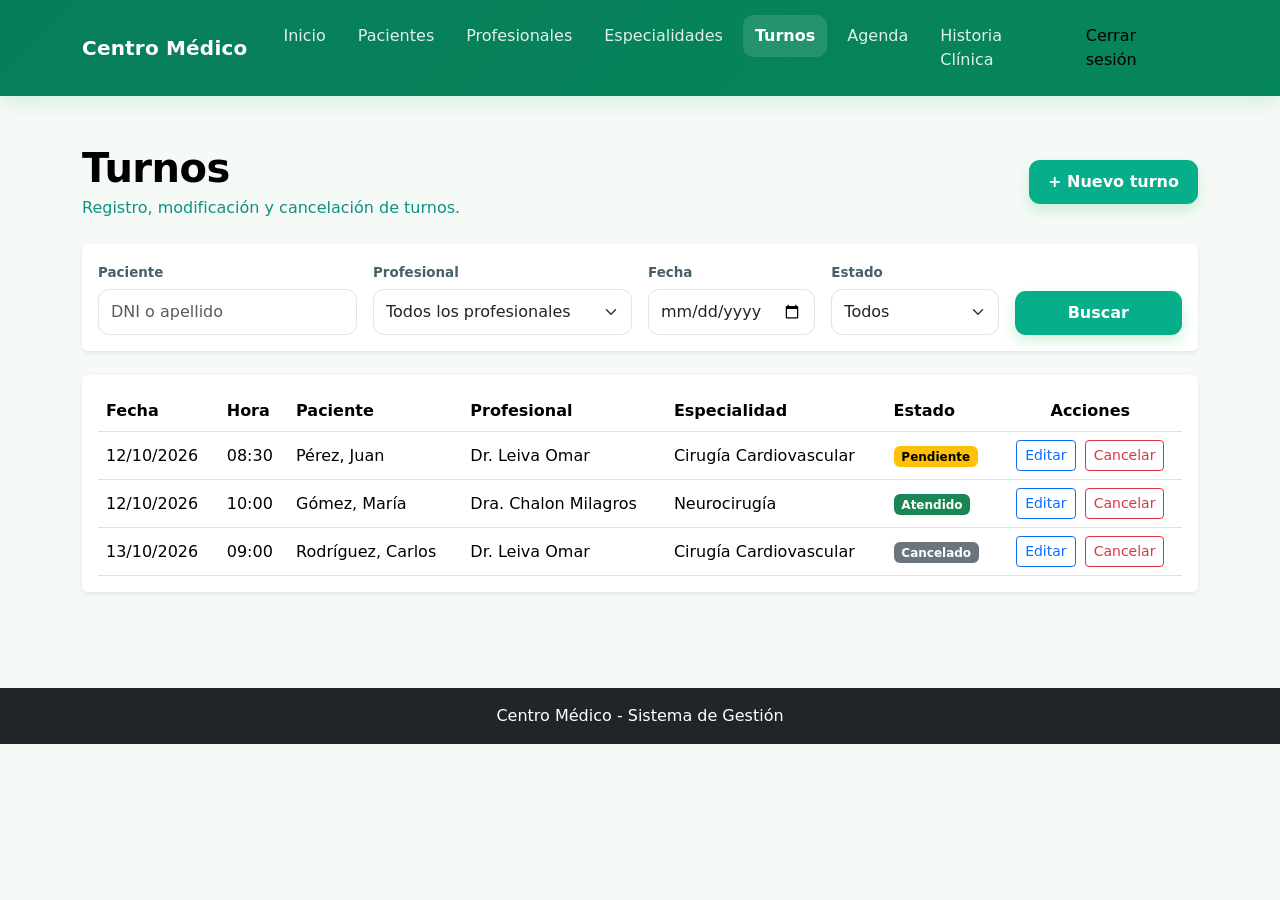
<file: centro-medico/turnos.html>
<!DOCTYPE html>
<html lang="es">

<head>

    <meta charset="UTF-8">
    <meta name="viewport" content="width=device-width, initial-scale=1.0">

    <title>Centro Médico | Turnos</title>

    <link
        href="https://cdn.jsdelivr.net/npm/bootstrap@5.3.3/dist/css/bootstrap.min.css"
        rel="stylesheet">

    <link rel="stylesheet" href="css/turnos.css">

</head>

<body>

    <nav class="navbar navbar-expand-lg navbar-dark bg-primary">

        <div class="container">

            <a class="navbar-brand fw-bold" href="dashboard.html">
                Centro Médico
            </a>

            <button
                class="navbar-toggler"
                type="button"
                data-bs-toggle="collapse"
                data-bs-target="#menuPrincipal"
                aria-controls="menuPrincipal"
                aria-expanded="false"
                aria-label="Abrir menú">

                <span class="navbar-toggler-icon"></span>

            </button>

            <div class="collapse navbar-collapse" id="menuPrincipal">

                <ul class="navbar-nav ms-auto">

                    <li class="nav-item">
                        <a class="nav-link" href="dashboard.html">
                            Inicio
                        </a>
                    </li>

                    <li class="nav-item">
                        <a class="nav-link" href="pacientes.html">
                            Pacientes
                        </a>
                    </li>

                    <li class="nav-item">
                        <a class="nav-link" href="profesionales.html">
                            Profesionales
                        </a>
                    </li>

                    <li class="nav-item">
                        <a class="nav-link" href="especialidades.html">
                            Especialidades
                        </a>
                    </li>

                    <li class="nav-item">
                        <a class="nav-link active" href="turnos.html">
                            Turnos
                        </a>
                    </li>

                    <li class="nav-item">
                        <a class="nav-link" href="agenda.html">
                            Agenda
                        </a>
                    </li>

                    <li class="nav-item">
                        <a class="nav-link" href="historia-clinica.html">
                            Historia Clínica
                        </a>
                    </li>

                    <li class="nav-item">
                        <a class="nav-link text-warning" href="index.html">
                            Cerrar sesión
                        </a>
                    </li>

                </ul>

            </div>

        </div>

    </nav>

    <main class="container py-5">

        <div class="d-flex justify-content-between align-items-center mb-4 flex-wrap gap-3">

            <div>

                <h1 class="fw-bold mb-1">
                    Turnos
                </h1>

                <p class="text-muted mb-0">
                    Registro, modificación y cancelación de turnos.
                </p>

            </div>

            <button
                type="button"
                class="btn btn-primary"
                data-bs-toggle="modal"
                data-bs-target="#modalTurno">

                + Nuevo turno

            </button>

        </div>

        <div class="card border-0 shadow-sm mb-4">

            <div class="card-body">

                <div class="row g-3 align-items-end">

                    <div class="col-12 col-md-3">

                        <label for="buscarTurnoPaciente" class="form-label fw-semibold">
                            Paciente
                        </label>

                        <input
                            type="text"
                            id="buscarTurnoPaciente"
                            class="form-control"
                            placeholder="DNI o apellido">

                    </div>

                    <div class="col-12 col-md-3">

                        <label for="filtroTurnoProfesional" class="form-label fw-semibold">
                            Profesional
                        </label>

                        <select id="filtroTurnoProfesional" class="form-select">

                            <option selected>Todos los profesionales</option>
                            <option>Dr. Leiva Omar</option>
                            <option>Dra. Chalon Milagros</option>
                            <option>Dr. Alderete Lukas</option>

                        </select>

                    </div>

                    <div class="col-12 col-md-2">

                        <label for="filtroTurnoFecha" class="form-label fw-semibold">
                            Fecha
                        </label>

                        <input
                            type="date"
                            id="filtroTurnoFecha"
                            class="form-control">

                    </div>

                    <div class="col-12 col-md-2">

                        <label for="filtroTurnoEstado" class="form-label fw-semibold">
                            Estado
                        </label>

                        <select id="filtroTurnoEstado" class="form-select">

                            <option selected>Todos</option>
                            <option>Pendiente</option>
                            <option>Atendido</option>
                            <option>Cancelado</option>

                        </select>

                    </div>

                    <div class="col-12 col-md-2">

                        <button
                            type="button"
                            class="btn btn-primary w-100">

                            Buscar

                        </button>

                    </div>

                </div>

            </div>

        </div>

        <div class="card border-0 shadow-sm">

            <div class="card-body">

                <div class="table-responsive">

                    <table class="table table-hover align-middle mb-0">

                        <thead>

                            <tr>

                                <th>Fecha</th>

                                <th>Hora</th>

                                <th>Paciente</th>

                                <th>Profesional</th>

                                <th>Especialidad</th>

                                <th>Estado</th>

                                <th class="text-center">
                                    Acciones
                                </th>

                            </tr>

                        </thead>

                        <tbody>

                            <tr>

                                <td>12/10/2026</td>

                                <td>08:30</td>

                                <td>Pérez, Juan</td>

                                <td>Dr. Leiva Omar</td>

                                <td>Cirugía Cardiovascular</td>

                                <td>
                                    <span class="badge text-bg-warning">Pendiente</span>
                                </td>

                                <td class="text-center">

                                    <button
                                        type="button"
                                        class="btn btn-sm btn-outline-primary me-1"
                                        data-bs-toggle="modal"
                                        data-bs-target="#modalTurno">

                                        Editar

                                    </button>

                                    <button
                                        type="button"
                                        class="btn btn-sm btn-outline-danger">

                                        Cancelar

                                    </button>

                                </td>

                            </tr>

                            <tr>

                                <td>12/10/2026</td>

                                <td>10:00</td>

                                <td>Gómez, María</td>

                                <td>Dra. Chalon Milagros</td>

                                <td>Neurocirugía</td>

                                <td>
                                    <span class="badge text-bg-success">Atendido</span>
                                </td>

                                <td class="text-center">

                                    <button
                                        type="button"
                                        class="btn btn-sm btn-outline-primary me-1"
                                        data-bs-toggle="modal"
                                        data-bs-target="#modalTurno">

                                        Editar

                                    </button>

                                    <button
                                        type="button"
                                        class="btn btn-sm btn-outline-danger">

                                        Cancelar

                                    </button>

                                </td>

                            </tr>

                            <tr>

                                <td>13/10/2026</td>

                                <td>09:00</td>

                                <td>Rodríguez, Carlos</td>

                                <td>Dr. Leiva Omar</td>

                                <td>Cirugía Cardiovascular</td>

                                <td>
                                    <span class="badge text-bg-secondary">Cancelado</span>
                                </td>

                                <td class="text-center">

                                    <button
                                        type="button"
                                        class="btn btn-sm btn-outline-primary me-1"
                                        data-bs-toggle="modal"
                                        data-bs-target="#modalTurno">

                                        Editar

                                    </button>

                                    <button
                                        type="button"
                                        class="btn btn-sm btn-outline-danger">

                                        Cancelar

                                    </button>

                                </td>

                            </tr>

                        </tbody>

                    </table>

                </div>

            </div>

        </div>

    </main>

    <!-- Ventana para crear o editar un turno -->

    <div
        class="modal fade"
        id="modalTurno"
        tabindex="-1"
        aria-labelledby="tituloModalTurno"
        aria-hidden="true">

        <div class="modal-dialog modal-dialog-centered modal-lg">

            <div class="modal-content">

                <form>

                    <div class="modal-header">

                        <h2 class="modal-title h5 fw-bold" id="tituloModalTurno">
                            Turno
                        </h2>

                        <button
                            type="button"
                            class="btn-close"
                            data-bs-dismiss="modal"
                            aria-label="Cerrar">
                        </button>

                    </div>

                    <div class="modal-body">

                        <div class="row g-3">

                            <div class="col-12 col-md-6">

                                <label for="turnoPaciente" class="form-label">
                                    Paciente (DNI)
                                </label>

                                <input
                                    type="text"
                                    id="turnoPaciente"
                                    class="form-control"
                                    placeholder="Ingrese DNI del paciente"
                                    required>

                            </div>

                            <div class="col-12 col-md-6">

                                <label for="turnoEspecialidad" class="form-label">
                                    Especialidad
                                </label>

                                <select id="turnoEspecialidad" class="form-select" required>

                                    <option value="">Seleccionar</option>
                                    <option>Clínica Médica</option>
                                    <option>Cirugía Cardiovascular</option>
                                    <option>Neurocirugía</option>
                                    <option>Ginecología</option>

                                </select>

                            </div>

                            <div class="col-12 col-md-6">

                                <label for="turnoProfesional" class="form-label">
                                    Profesional
                                </label>

                                <select id="turnoProfesional" class="form-select" required>

                                    <option value="">Seleccionar</option>
                                    <option>Dr. Leiva Omar</option>
                                    <option>Dra. Chalon Milagros</option>
                                    <option>Dr. Alderete Lukas</option>

                                </select>

                            </div>

                            <div class="col-6 col-md-3">

                                <label for="turnoFecha" class="form-label">
                                    Fecha
                                </label>

                                <input
                                    type="date"
                                    id="turnoFecha"
                                    class="form-control"
                                    required>

                            </div>

                            <div class="col-6 col-md-3">

                                <label for="turnoHora" class="form-label">
                                    Hora
                                </label>

                                <input
                                    type="time"
                                    id="turnoHora"
                                    class="form-control"
                                    required>

                            </div>

                            <div class="col-12">

                                <label for="turnoMotivo" class="form-label">
                                    Motivo de la consulta
                                </label>

                                <textarea
                                    id="turnoMotivo"
                                    class="form-control"
                                    rows="3"
                                    placeholder="Describa brevemente el motivo"></textarea>

                            </div>

                        </div>

                    </div>

                    <div class="modal-footer">

                        <button
                            type="button"
                            class="btn btn-outline-secondary"
                            data-bs-dismiss="modal">

                            Cerrar

                        </button>

                        <button type="submit" class="btn btn-primary">
                            Guardar turno
                        </button>

                    </div>

                </form>

            </div>

        </div>

    </div>

    <footer class="bg-dark text-white text-center py-3 mt-5">

        <p class="mb-0">
            Centro Médico - Sistema de Gestión
        </p>

    </footer>

    <script
        src="https://cdn.jsdelivr.net/npm/bootstrap@5.3.3/dist/js/bootstrap.bundle.min.js">
    </script>

</body>

</html>
</file>
<file: centro-medico/css/agenda.css>
:root{
            --primary:#0ca175;
            --primary-dark:#0ac989;
            --primary-soft:#e8f9ee;
            --accent:#0fc991;
            --bg:#f6faf7;
            --text:#173321;
            --muted:#6f7f75;
            --border:#e1ebe4;
        }

        *{box-sizing:border-box}
        body{
            margin:0;
            background:var(--bg);
            color:var(--text);
            font-family:Inter,system-ui,-apple-system,"Segoe UI",Roboto,sans-serif;
        }

        .navbar{
            background:linear-gradient(135deg,#077e5a,#06865c) !important;
            box-shadow:0 4px 22px rgba(18,184,79,.18);
        }
        .navbar-brand{letter-spacing:.2px}
        .navbar .nav-link{
            color:rgba(255,255,255,.9);
            border-radius:10px;
            padding:.55rem .75rem !important;
            transition:.2s;
        }
        .navbar .nav-link:hover,.navbar .nav-link.active{
            color:#fff;
            background:rgba(255,255,255,.12);
        }
        .navbar .nav-link.text-warning{color:#000000 !important}

        .page-header{padding-top:2.2rem}
        .eyebrow{
            color:#0c9169;
            font-size:.78rem;
            font-weight:800;
            text-transform:uppercase;
            letter-spacing:.12em;
        }
        h1{color:#163b48}
        .subtitle{color:var(--muted)}

        .btn-primary{
            --bs-btn-bg:var(--primary);
            --bs-btn-border-color:var(--primary);
            --bs-btn-hover-bg:var(--primary-dark);
            --bs-btn-hover-border-color:var(--primary-dark);
            border-radius:11px;
            font-weight:700;
            box-shadow:0 6px 14px rgba(18,184,79,.20);
        }
        .btn-outline-secondary{border-radius:11px}

        .panel{
            background:#fff;
            border:1px solid var(--border);
            border-radius:18px;
            box-shadow:0 10px 30px rgba(28,65,78,.07);
        }
        .filter-panel{padding:1.2rem}
        .form-label{font-size:.84rem;color:#47616b;margin-bottom:.4rem}
        .form-select,.form-control{
            min-height:46px;
            border-color:#dbe6ea;
            border-radius:11px;
        }
        .form-select:focus,.form-control:focus{
            border-color:#0bb18d;
            box-shadow:0 0 0 .2rem rgba(39,168,154,.12);
        }

        .summary-card{
            border:1px solid var(--border);
            background:#fff;
            border-radius:16px;
            padding:1rem;
            height:100%;
        }
        .summary-icon{
            width:42px;height:42px;border-radius:12px;
            display:grid;place-items:center;
            background:var(--primary-soft);color:#07963f;font-size:1.2rem;
        }
        .summary-number{font-size:1.45rem;font-weight:800;color:#18323d}
        .summary-label{font-size:.78rem;color:var(--muted)}

        .agenda-panel{overflow:hidden}
        .agenda-top{
            padding:1.25rem 1.35rem;
            border-bottom:1px solid var(--border);
            background:linear-gradient(180deg,#fff,#fbfdfe);
        }
        .doctor-avatar{
            width:48px;height:48px;border-radius:14px;
            display:grid;place-items:center;
            background:linear-gradient(135deg,#ddf8e7,#c9f3d7);
            color:#058f61;
            font-size:1.25rem;
        }
        .legend-dot{
            display:inline-block;width:9px;height:9px;border-radius:50%;margin-right:5px;
        }
        .dot-busy{background:#04916d}
        .dot-free{background:#dce6df}

        .table-wrap{overflow:auto}
        .agenda-table{
            min-width:850px;
            margin:0;
            border-collapse:separate;
            border-spacing:0;
        }
        .agenda-table th,.agenda-table td{
            border-right:1px solid var(--border);
            border-bottom:1px solid var(--border);
        }
        .agenda-table thead th{
            background:#f7fafb;
            color:#55707b;
            font-size:.78rem;
            text-transform:uppercase;
            letter-spacing:.04em;
            padding:1rem .7rem;
            position:sticky;
            top:0;
            z-index:2;
        }
        .agenda-table thead th:first-child{z-index:3}
        .agenda-table tbody th{
            width:90px;
            background:#fbfcfd;
            color:#607780;
            font-size:.83rem;
            font-weight:700;
            padding:.9rem;
            position:sticky;
            left:0;
            z-index:1;
        }
        .agenda-table td{
            height:84px;
            padding:.45rem;
            background:#fff;
            vertical-align:middle;
        }
        .day-date{display:block;font-size:1rem;color:#193b47;text-transform:none;letter-spacing:0}
        .day-name{font-size:.72rem}
        .today{color:var(--primary) !important}
        .today-badge{
            display:inline-block;
            font-size:.62rem;
            background:#e5f6f3;
            color:#108577;
            border-radius:999px;
            padding:.16rem .45rem;
            margin-top:.25rem;
        }

        .slot{
            width:100%;
            min-height:58px;
            border:1px solid #bce8ca;
            background:linear-gradient(135deg,#effcf3,#e2f8e9);
            color:#03bd85;
            border-radius:11px;
            padding:.55rem .65rem;
            text-align:left;
            cursor:pointer;
            transition:.18s;
        }
        .slot:hover{
            transform:translateY(-2px);
            box-shadow:0 7px 15px rgba(16, 124, 97, 0.12);
        }
        .slot strong{display:block;font-size:.82rem}
        .slot small{display:block;color:#1c9c7c;margin-top:2px}
        .free-slot{
            min-height:58px;
            width:100%;
            border:1px dashed #d5e1e5;
            background:#fbfdfe;
            color:#a0afb5;
            border-radius:11px;
            display:grid;
            place-items:center;
            cursor:pointer;
            transition:.18s;
        }
        .free-slot:hover{
            background:#effbf3;
            border-color:#0aa06e;
            color:#07b37f8e;
        }

        footer{
            background:#068d59 !important;
            color:rgba(255,255,255,.72) !important;
        }

        .mobile-agenda{display:none}

        @media(max-width:767px){
            body{font-size:.94rem}
            .page-header{padding-top:1.15rem}
            .page-header h1{font-size:1.8rem}
            .subtitle{font-size:.9rem}
            .filter-panel{padding:.9rem}
            .panel{border-radius:15px}
            .summary-card{padding:.85rem}
            .summary-number{font-size:1.25rem}
            .summary-label{font-size:.72rem}
            .agenda-top{padding:1rem}
            .agenda-table-wrap{display:none}
            .mobile-agenda{display:block;padding:.85rem}
            .mobile-day{
                border:1px solid var(--border);
                border-radius:15px;
                background:#fff;
                overflow:hidden;
                margin-bottom:.8rem;
                box-shadow:0 5px 16px rgba(25,70,42,.05);
            }
            .mobile-day-header{
                padding:.8rem .9rem;
                background:#f5fbf7;
                border-bottom:1px solid var(--border);
                display:flex;
                justify-content:space-between;
                align-items:center;
            }
            .mobile-day-name{font-weight:800;color:#1a3b26}
            .mobile-day-date{font-size:.78rem;color:var(--muted)}
            .mobile-slot{
                display:flex;
                align-items:center;
                gap:.75rem;
                padding:.7rem .75rem;
                border-bottom:1px solid #edf2ee;
            }
            .mobile-slot:last-child{border-bottom:0}
            .mobile-time{
                min-width:52px;
                font-size:.76rem;
                font-weight:800;
                color:#557060;
            }
            .mobile-slot .slot,.mobile-slot .free-slot{
                min-height:48px;
                flex:1;
            }
            .mobile-slot .slot{padding:.45rem .6rem}
            .mobile-slot .slot strong{font-size:.8rem}
            .mobile-slot .slot small{font-size:.68rem}
            .mobile-slot .free-slot{min-height:45px}
            .legend-mobile{font-size:.75rem}
            .btn{min-height:44px}
        }

        @media(max-width:430px){
            .container{padding-left:12px;padding-right:12px}
            .summary-card{border-radius:13px}
            .summary-icon{width:36px;height:36px;font-size:1rem}
            .mobile-day-header{padding:.7rem}
            .mobile-slot{padding:.62rem}
            .doctor-avatar{width:42px;height:42px}
            .agenda-top h2{font-size:1rem}
        }
</file>
<file: centro-medico/css/especialidades.css>
:root {
    --azul-principal: #03ad88fb;
    --azul-oscuro: #000000;
    --azul-claro: #eaf7fb;

    --celeste: lch(66.38% 45.53 175.07);

    --blanco: #ffffff;
    --fondo: #f5f9fb;

    --texto: #049e91;
    --texto-suave: #0e9186;

    --borde: #e2edf1;

    --sombra-suave: 0 8px 25px rgba(0, 184, 174, 0.08);
    --sombra-hover: 0 15px 35px rgba(2, 133, 100, 0.15);

    --radio: 16px;
}

body {
    margin: 0;

    background-color: var(--fondo);

    color: var(--texto);

    font-family:
        "Segoe UI",
        Roboto,
        Arial,
        sans-serif;

    min-height: 100vh;
}

.navbar {
    background: linear-gradient(
        135deg,
        var(--azul-oscuro),
        var(--azul-principal)
    ) !important;

    padding: 15px 0;

    box-shadow:
        0 4px 18px rgba(1, 141, 141, 0.15);

    position: sticky;

    top: 0;

    z-index: 1000;
}

.navbar-brand {
    color: var(--blanco) !important;

    font-size: 1.25rem;

    letter-spacing: 0.2px;

    transition: transform 0.25s ease;
}

.navbar-brand:hover {
    transform: translateY(-2px);
}

.navbar-nav .nav-link {
    color: rgba(255, 255, 255, 0.88) !important;

    margin-left: 8px;

    padding: 8px 13px !important;

    border-radius: 8px;

    transition:
        background-color 0.25s ease,
        transform 0.25s ease,
        color 0.25s ease;
}

.navbar-nav .nav-link:hover {
    color: var(--blanco) !important;

    background-color: rgba(255, 255, 255, 0.12);

    transform: translateY(-1px);
}

.navbar-nav .nav-link.active {
    color: var(--blanco) !important;

    background-color: rgba(255, 255, 255, 0.18);

    font-weight: 600;
}

.navbar-nav .nav-link.text-warning {
    color: #000000 !important;
}

.navbar-toggler {
    border: 1px solid rgba(255, 255, 255, 0.35);

    border-radius: 8px;
}

main.container {
    animation: aparecer 0.7s ease;
}

main h1 {
    color: var(--azul-oscuro);

    letter-spacing: -0.5px;
}

main p.text-muted {
    color: var(--texto-suave) !important;

    font-size: 1rem;
}

.btn-primary {
    background-color: var(--azul-principal) !important;

    border-color: var(--azul-principal) !important;

    border-radius: 9px;

    padding: 9px 18px;

    font-weight: 500;

    transition:
        transform 0.25s ease,
        box-shadow 0.25s ease,
        background-color 0.25s ease;
}

.btn-primary:hover {
    background-color: var(--azul-oscuro) !important;

    border-color: var(--azul-oscuro) !important;

    transform: translateY(-2px);

    box-shadow:
        0 6px 15px rgba(0, 100, 130, 0.2);
}

footer {
    background:
        linear-gradient(
            135deg,
            #173b49,
            #0c2935
        ) !important;

    color: rgba(255, 255, 255, 0.85);

    padding: 22px 0 !important;
}

@keyframes aparecer {

    from {
        opacity: 0;

        transform: translateY(15px);
    }

    to {
        opacity: 1;

        transform: translateY(0);
    }
}

@media (max-width: 991px) {

    .navbar-nav {
        margin-top: 15px;
    }

    .navbar-nav .nav-link {
        margin-left: 0;

        margin-bottom: 4px;
    }

}

@media (max-width: 576px) {
    main.container {
        padding-top: 35px !important;
    }

    main h1 {
        font-size: 1.8rem;
    }

}

:root{
            --primary:#0ca175;
            --primary-dark:#0ac989;
            --primary-soft:#e8f9ee;
            --accent:#0fc991;
            --bg:#f6faf7;
            --text:#173321;
            --muted:#6f7f75;
            --border:#e1ebe4;
        }

*{box-sizing:border-box}

body{
            margin:0;
            background:var(--bg);
            color:var(--text);
            font-family:Inter,system-ui,-apple-system,"Segoe UI",Roboto,sans-serif;
        }

.navbar{
            background:linear-gradient(135deg,#077e5a,#06865c) !important;
            box-shadow:0 4px 22px rgba(18,184,79,.18);
        }

.navbar-brand{letter-spacing:.2px}

.navbar .nav-link{
            color:rgba(255,255,255,.9);
            border-radius:10px;
            padding:.55rem .75rem !important;
            transition:.2s;
        }

.navbar .nav-link:hover,.navbar .nav-link.active{
            color:#fff;
            background:rgba(255,255,255,.12);
        }

.navbar .nav-link.text-warning{color:#000000 !important}

h1{color:#163b48}

.btn-primary{
            --bs-btn-bg:var(--primary);
            --bs-btn-border-color:var(--primary);
            --bs-btn-hover-bg:var(--primary-dark);
            --bs-btn-hover-border-color:var(--primary-dark);
            border-radius:11px;
            font-weight:700;
            box-shadow:0 6px 14px rgba(18,184,79,.20);
        }

.btn-outline-secondary{border-radius:11px}

.form-label{font-size:.84rem;color:#47616b;margin-bottom:.4rem}

.form-select,.form-control{
            min-height:46px;
            border-color:#dbe6ea;
            border-radius:11px;
        }

.form-select:focus,.form-control:focus{
            border-color:#0bb18d;
            box-shadow:0 0 0 .2rem rgba(39,168,154,.12);
        }

footer{
            background:#068d59 !important;
            color:rgba(255,255,255,.72) !important;
        }

@media(max-width:767px){
            body{font-size:.94rem}

            .btn{min-height:44px}

}

@media(max-width:430px){
            .container{padding-left:12px;padding-right:12px}

}

:root{
            --primary:#0ca175;
            --primary-dark:#0ac989;
            --primary-soft:#e8f9ee;
            --accent:#0fc991;
            --bg:#f6faf7;
            --text:#173321;
            --muted:#6f7f75;
            --border:#e1ebe4;
        }

*{box-sizing:border-box}

body{
            margin:0;
            background:var(--bg);
            color:var(--text);
            font-family:Inter,system-ui,-apple-system,"Segoe UI",Roboto,sans-serif;
        }

.navbar{
            background:linear-gradient(135deg,#077e5a,#06865c) !important;
            box-shadow:0 4px 22px rgba(18,184,79,.18);
        }

.navbar-brand{letter-spacing:.2px}

.navbar .nav-link{
            color:rgba(255,255,255,.9);
            border-radius:10px;
            padding:.55rem .75rem !important;
            transition:.2s;
        }

.navbar .nav-link:hover,.navbar .nav-link.active{
            color:#fff;
            background:rgba(255,255,255,.12);
        }

.navbar .nav-link.text-warning{color:#000000 !important}

h1{color:#163b48}

.btn-primary{
            --bs-btn-bg:var(--primary);
            --bs-btn-border-color:var(--primary);
            --bs-btn-hover-bg:var(--primary-dark);
            --bs-btn-hover-border-color:var(--primary-dark);
            border-radius:11px;
            font-weight:700;
            box-shadow:0 6px 14px rgba(18,184,79,.20);
        }

.btn-outline-secondary{border-radius:11px}

.form-label{font-size:.84rem;color:#47616b;margin-bottom:.4rem}

.form-select,.form-control{
            min-height:46px;
            border-color:#dbe6ea;
            border-radius:11px;
        }

.form-select:focus,.form-control:focus{
            border-color:#0bb18d;
            box-shadow:0 0 0 .2rem rgba(39,168,154,.12);
        }

footer{
            background:#068d59 !important;
            color:rgba(255,255,255,.72) !important;
        }

@media(max-width:767px){
            body{font-size:.94rem}

            .btn{min-height:44px}

}

@media(max-width:430px){
            .container{padding-left:12px;padding-right:12px}

}
</file>
<file: centro-medico/css/paciente-form.css>
:root {
    --azul-principal: #03ad88fb;
    --azul-oscuro: #000000;
    --azul-claro: #eaf7fb;

    --celeste: lch(66.38% 45.53 175.07);

    --blanco: #ffffff;
    --fondo: #f5f9fb;

    --texto: #049e91;
    --texto-suave: #0e9186;

    --borde: #e2edf1;

    --sombra-suave: 0 8px 25px rgba(0, 184, 174, 0.08);
    --sombra-hover: 0 15px 35px rgba(2, 133, 100, 0.15);

    --radio: 16px;
}

body {
    margin: 0;

    background-color: var(--fondo);

    color: var(--texto);

    font-family:
        "Segoe UI",
        Roboto,
        Arial,
        sans-serif;

    min-height: 100vh;
}

.navbar {
    background: linear-gradient(
        135deg,
        var(--azul-oscuro),
        var(--azul-principal)
    ) !important;

    padding: 15px 0;

    box-shadow:
        0 4px 18px rgba(1, 141, 141, 0.15);

    position: sticky;

    top: 0;

    z-index: 1000;
}

.navbar-brand {
    color: var(--blanco) !important;

    font-size: 1.25rem;

    letter-spacing: 0.2px;

    transition: transform 0.25s ease;
}

.navbar-brand:hover {
    transform: translateY(-2px);
}

.navbar-nav .nav-link {
    color: rgba(255, 255, 255, 0.88) !important;

    margin-left: 8px;

    padding: 8px 13px !important;

    border-radius: 8px;

    transition:
        background-color 0.25s ease,
        transform 0.25s ease,
        color 0.25s ease;
}

.navbar-nav .nav-link:hover {
    color: var(--blanco) !important;

    background-color: rgba(255, 255, 255, 0.12);

    transform: translateY(-1px);
}

.navbar-nav .nav-link.active {
    color: var(--blanco) !important;

    background-color: rgba(255, 255, 255, 0.18);

    font-weight: 600;
}

.navbar-nav .nav-link.text-warning {
    color: #000000 !important;
}

.navbar-toggler {
    border: 1px solid rgba(255, 255, 255, 0.35);

    border-radius: 8px;
}

main.container {
    animation: aparecer 0.7s ease;
}

main h1 {
    color: var(--azul-oscuro);

    letter-spacing: -0.5px;
}

.btn-primary {
    background-color: var(--azul-principal) !important;

    border-color: var(--azul-principal) !important;

    border-radius: 9px;

    padding: 9px 18px;

    font-weight: 500;

    transition:
        transform 0.25s ease,
        box-shadow 0.25s ease,
        background-color 0.25s ease;
}

.btn-primary:hover {
    background-color: var(--azul-oscuro) !important;

    border-color: var(--azul-oscuro) !important;

    transform: translateY(-2px);

    box-shadow:
        0 6px 15px rgba(0, 100, 130, 0.2);
}

footer {
    background:
        linear-gradient(
            135deg,
            #173b49,
            #0c2935
        ) !important;

    color: rgba(255, 255, 255, 0.85);

    padding: 22px 0 !important;
}

@keyframes aparecer {

    from {
        opacity: 0;

        transform: translateY(15px);
    }

    to {
        opacity: 1;

        transform: translateY(0);
    }
}

@media (max-width: 991px) {

    .navbar-nav {
        margin-top: 15px;
    }

    .navbar-nav .nav-link {
        margin-left: 0;

        margin-bottom: 4px;
    }

}

@media (max-width: 576px) {
    main.container {
        padding-top: 35px !important;
    }

    main h1 {
        font-size: 1.8rem;
    }

}

:root{
            --primary:#0ca175;
            --primary-dark:#0ac989;
            --primary-soft:#e8f9ee;
            --accent:#0fc991;
            --bg:#f6faf7;
            --text:#173321;
            --muted:#6f7f75;
            --border:#e1ebe4;
        }

*{box-sizing:border-box}

body{
            margin:0;
            background:var(--bg);
            color:var(--text);
            font-family:Inter,system-ui,-apple-system,"Segoe UI",Roboto,sans-serif;
        }

.navbar{
            background:linear-gradient(135deg,#077e5a,#06865c) !important;
            box-shadow:0 4px 22px rgba(18,184,79,.18);
        }

.navbar-brand{letter-spacing:.2px}

.navbar .nav-link{
            color:rgba(255,255,255,.9);
            border-radius:10px;
            padding:.55rem .75rem !important;
            transition:.2s;
        }

.navbar .nav-link:hover,.navbar .nav-link.active{
            color:#fff;
            background:rgba(255,255,255,.12);
        }

.navbar .nav-link.text-warning{color:#000000 !important}

h1{color:#163b48}

.btn-primary{
            --bs-btn-bg:var(--primary);
            --bs-btn-border-color:var(--primary);
            --bs-btn-hover-bg:var(--primary-dark);
            --bs-btn-hover-border-color:var(--primary-dark);
            border-radius:11px;
            font-weight:700;
            box-shadow:0 6px 14px rgba(18,184,79,.20);
        }

.btn-outline-secondary{border-radius:11px}

.form-label{font-size:.84rem;color:#47616b;margin-bottom:.4rem}

.form-select,.form-control{
            min-height:46px;
            border-color:#dbe6ea;
            border-radius:11px;
        }

.form-select:focus,.form-control:focus{
            border-color:#0bb18d;
            box-shadow:0 0 0 .2rem rgba(39,168,154,.12);
        }

footer{
            background:#068d59 !important;
            color:rgba(255,255,255,.72) !important;
        }

@media(max-width:767px){
            body{font-size:.94rem}

            .btn{min-height:44px}

}

@media(max-width:430px){
            .container{padding-left:12px;padding-right:12px}

}

:root{
            --primary:#0ca175;
            --primary-dark:#0ac989;
            --primary-soft:#e8f9ee;
            --accent:#0fc991;
            --bg:#f6faf7;
            --text:#173321;
            --muted:#6f7f75;
            --border:#e1ebe4;
        }

*{box-sizing:border-box}

body{
            margin:0;
            background:var(--bg);
            color:var(--text);
            font-family:Inter,system-ui,-apple-system,"Segoe UI",Roboto,sans-serif;
        }

.navbar{
            background:linear-gradient(135deg,#077e5a,#06865c) !important;
            box-shadow:0 4px 22px rgba(18,184,79,.18);
        }

.navbar-brand{letter-spacing:.2px}

.navbar .nav-link{
            color:rgba(255,255,255,.9);
            border-radius:10px;
            padding:.55rem .75rem !important;
            transition:.2s;
        }

.navbar .nav-link:hover,.navbar .nav-link.active{
            color:#fff;
            background:rgba(255,255,255,.12);
        }

.navbar .nav-link.text-warning{color:#000000 !important}

h1{color:#163b48}

.btn-primary{
            --bs-btn-bg:var(--primary);
            --bs-btn-border-color:var(--primary);
            --bs-btn-hover-bg:var(--primary-dark);
            --bs-btn-hover-border-color:var(--primary-dark);
            border-radius:11px;
            font-weight:700;
            box-shadow:0 6px 14px rgba(18,184,79,.20);
        }

.btn-outline-secondary{border-radius:11px}

.form-label{font-size:.84rem;color:#47616b;margin-bottom:.4rem}

.form-select,.form-control{
            min-height:46px;
            border-color:#dbe6ea;
            border-radius:11px;
        }

.form-select:focus,.form-control:focus{
            border-color:#0bb18d;
            box-shadow:0 0 0 .2rem rgba(39,168,154,.12);
        }

footer{
            background:#068d59 !important;
            color:rgba(255,255,255,.72) !important;
        }

@media(max-width:767px){
            body{font-size:.94rem}

            .btn{min-height:44px}

}

@media(max-width:430px){
            .container{padding-left:12px;padding-right:12px}

}
</file>
<file: centro-medico/css/pacientes.css>
:root {
    --azul-principal: #03ad88fb;
    --azul-oscuro: #000000;
    --azul-claro: #eaf7fb;

    --celeste: lch(66.38% 45.53 175.07);

    --blanco: #ffffff;
    --fondo: #f5f9fb;

    --texto: #049e91;
    --texto-suave: #0e9186;

    --borde: #e2edf1;

    --sombra-suave: 0 8px 25px rgba(0, 184, 174, 0.08);
    --sombra-hover: 0 15px 35px rgba(2, 133, 100, 0.15);

    --radio: 16px;
}

body {
    margin: 0;

    background-color: var(--fondo);

    color: var(--texto);

    font-family:
        "Segoe UI",
        Roboto,
        Arial,
        sans-serif;

    min-height: 100vh;
}

.navbar {
    background: linear-gradient(
        135deg,
        var(--azul-oscuro),
        var(--azul-principal)
    ) !important;

    padding: 15px 0;

    box-shadow:
        0 4px 18px rgba(1, 141, 141, 0.15);

    position: sticky;

    top: 0;

    z-index: 1000;
}

.navbar-brand {
    color: var(--blanco) !important;

    font-size: 1.25rem;

    letter-spacing: 0.2px;

    transition: transform 0.25s ease;
}

.navbar-brand:hover {
    transform: translateY(-2px);
}

.navbar-nav .nav-link {
    color: rgba(255, 255, 255, 0.88) !important;

    margin-left: 8px;

    padding: 8px 13px !important;

    border-radius: 8px;

    transition:
        background-color 0.25s ease,
        transform 0.25s ease,
        color 0.25s ease;
}

.navbar-nav .nav-link:hover {
    color: var(--blanco) !important;

    background-color: rgba(255, 255, 255, 0.12);

    transform: translateY(-1px);
}

.navbar-nav .nav-link.active {
    color: var(--blanco) !important;

    background-color: rgba(255, 255, 255, 0.18);

    font-weight: 600;
}

.navbar-nav .nav-link.text-warning {
    color: #000000 !important;
}

.navbar-toggler {
    border: 1px solid rgba(255, 255, 255, 0.35);

    border-radius: 8px;
}

main.container {
    animation: aparecer 0.7s ease;
}

main h1 {
    color: var(--azul-oscuro);

    letter-spacing: -0.5px;
}

main p.text-muted {
    color: var(--texto-suave) !important;

    font-size: 1rem;
}

.btn-primary {
    background-color: var(--azul-principal) !important;

    border-color: var(--azul-principal) !important;

    border-radius: 9px;

    padding: 9px 18px;

    font-weight: 500;

    transition:
        transform 0.25s ease,
        box-shadow 0.25s ease,
        background-color 0.25s ease;
}

.btn-primary:hover {
    background-color: var(--azul-oscuro) !important;

    border-color: var(--azul-oscuro) !important;

    transform: translateY(-2px);

    box-shadow:
        0 6px 15px rgba(0, 100, 130, 0.2);
}

footer {
    background:
        linear-gradient(
            135deg,
            #173b49,
            #0c2935
        ) !important;

    color: rgba(255, 255, 255, 0.85);

    padding: 22px 0 !important;
}

@keyframes aparecer {

    from {
        opacity: 0;

        transform: translateY(15px);
    }

    to {
        opacity: 1;

        transform: translateY(0);
    }
}

@media (max-width: 991px) {

    .navbar-nav {
        margin-top: 15px;
    }

    .navbar-nav .nav-link {
        margin-left: 0;

        margin-bottom: 4px;
    }

}

@media (max-width: 576px) {
    main.container {
        padding-top: 35px !important;
    }

    main h1 {
        font-size: 1.8rem;
    }

}

:root{
            --primary:#0ca175;
            --primary-dark:#0ac989;
            --primary-soft:#e8f9ee;
            --accent:#0fc991;
            --bg:#f6faf7;
            --text:#173321;
            --muted:#6f7f75;
            --border:#e1ebe4;
        }

*{box-sizing:border-box}

body{
            margin:0;
            background:var(--bg);
            color:var(--text);
            font-family:Inter,system-ui,-apple-system,"Segoe UI",Roboto,sans-serif;
        }

.navbar{
            background:linear-gradient(135deg,#077e5a,#06865c) !important;
            box-shadow:0 4px 22px rgba(18,184,79,.18);
        }

.navbar-brand{letter-spacing:.2px}

.navbar .nav-link{
            color:rgba(255,255,255,.9);
            border-radius:10px;
            padding:.55rem .75rem !important;
            transition:.2s;
        }

.navbar .nav-link:hover,.navbar .nav-link.active{
            color:#fff;
            background:rgba(255,255,255,.12);
        }

.navbar .nav-link.text-warning{color:#000000 !important}

h1{color:#163b48}

.btn-primary{
            --bs-btn-bg:var(--primary);
            --bs-btn-border-color:var(--primary);
            --bs-btn-hover-bg:var(--primary-dark);
            --bs-btn-hover-border-color:var(--primary-dark);
            border-radius:11px;
            font-weight:700;
            box-shadow:0 6px 14px rgba(18,184,79,.20);
        }

.form-label{font-size:.84rem;color:#47616b;margin-bottom:.4rem}

.form-select,.form-control{
            min-height:46px;
            border-color:#dbe6ea;
            border-radius:11px;
        }

.form-select:focus,.form-control:focus{
            border-color:#0bb18d;
            box-shadow:0 0 0 .2rem rgba(39,168,154,.12);
        }

footer{
            background:#068d59 !important;
            color:rgba(255,255,255,.72) !important;
        }

@media(max-width:767px){
            body{font-size:.94rem}

            .btn{min-height:44px}

}

@media(max-width:430px){
            .container{padding-left:12px;padding-right:12px}

}

:root{
            --primary:#0ca175;
            --primary-dark:#0ac989;
            --primary-soft:#e8f9ee;
            --accent:#0fc991;
            --bg:#f6faf7;
            --text:#173321;
            --muted:#6f7f75;
            --border:#e1ebe4;
        }

*{box-sizing:border-box}

body{
            margin:0;
            background:var(--bg);
            color:var(--text);
            font-family:Inter,system-ui,-apple-system,"Segoe UI",Roboto,sans-serif;
        }

.navbar{
            background:linear-gradient(135deg,#077e5a,#06865c) !important;
            box-shadow:0 4px 22px rgba(18,184,79,.18);
        }

.navbar-brand{letter-spacing:.2px}

.navbar .nav-link{
            color:rgba(255,255,255,.9);
            border-radius:10px;
            padding:.55rem .75rem !important;
            transition:.2s;
        }

.navbar .nav-link:hover,.navbar .nav-link.active{
            color:#fff;
            background:rgba(255,255,255,.12);
        }

.navbar .nav-link.text-warning{color:#000000 !important}

h1{color:#163b48}

.btn-primary{
            --bs-btn-bg:var(--primary);
            --bs-btn-border-color:var(--primary);
            --bs-btn-hover-bg:var(--primary-dark);
            --bs-btn-hover-border-color:var(--primary-dark);
            border-radius:11px;
            font-weight:700;
            box-shadow:0 6px 14px rgba(18,184,79,.20);
        }

.form-label{font-size:.84rem;color:#47616b;margin-bottom:.4rem}

.form-select,.form-control{
            min-height:46px;
            border-color:#dbe6ea;
            border-radius:11px;
        }

.form-select:focus,.form-control:focus{
            border-color:#0bb18d;
            box-shadow:0 0 0 .2rem rgba(39,168,154,.12);
        }

footer{
            background:#068d59 !important;
            color:rgba(255,255,255,.72) !important;
        }

@media(max-width:767px){
            body{font-size:.94rem}

            .btn{min-height:44px}

}

@media(max-width:430px){
            .container{padding-left:12px;padding-right:12px}

}
</file>
<file: centro-medico/css/profesionales.css>
:root {
    --azul-principal: #03ad88fb;
    --azul-oscuro: #000000;
    --azul-claro: #eaf7fb;

    --celeste: lch(66.38% 45.53 175.07);

    --blanco: #ffffff;
    --fondo: #f5f9fb;

    --texto: #049e91;
    --texto-suave: #0e9186;

    --borde: #e2edf1;

    --sombra-suave: 0 8px 25px rgba(0, 184, 174, 0.08);
    --sombra-hover: 0 15px 35px rgba(2, 133, 100, 0.15);

    --radio: 16px;
}

body {
    margin: 0;

    background-color: var(--fondo);

    color: var(--texto);

    font-family:
        "Segoe UI",
        Roboto,
        Arial,
        sans-serif;

    min-height: 100vh;
}

.navbar {
    background: linear-gradient(
        135deg,
        var(--azul-oscuro),
        var(--azul-principal)
    ) !important;

    padding: 15px 0;

    box-shadow:
        0 4px 18px rgba(1, 141, 141, 0.15);

    position: sticky;

    top: 0;

    z-index: 1000;
}

.navbar-brand {
    color: var(--blanco) !important;

    font-size: 1.25rem;

    letter-spacing: 0.2px;

    transition: transform 0.25s ease;
}

.navbar-brand:hover {
    transform: translateY(-2px);
}

.navbar-nav .nav-link {
    color: rgba(255, 255, 255, 0.88) !important;

    margin-left: 8px;

    padding: 8px 13px !important;

    border-radius: 8px;

    transition:
        background-color 0.25s ease,
        transform 0.25s ease,
        color 0.25s ease;
}

.navbar-nav .nav-link:hover {
    color: var(--blanco) !important;

    background-color: rgba(255, 255, 255, 0.12);

    transform: translateY(-1px);
}

.navbar-nav .nav-link.active {
    color: var(--blanco) !important;

    background-color: rgba(255, 255, 255, 0.18);

    font-weight: 600;
}

.navbar-nav .nav-link.text-warning {
    color: #000000 !important;
}

.navbar-toggler {
    border: 1px solid rgba(255, 255, 255, 0.35);

    border-radius: 8px;
}

main.container {
    animation: aparecer 0.7s ease;
}

main h1 {
    color: var(--azul-oscuro);

    letter-spacing: -0.5px;
}

main p.text-muted {
    color: var(--texto-suave) !important;

    font-size: 1rem;
}

.btn-primary {
    background-color: var(--azul-principal) !important;

    border-color: var(--azul-principal) !important;

    border-radius: 9px;

    padding: 9px 18px;

    font-weight: 500;

    transition:
        transform 0.25s ease,
        box-shadow 0.25s ease,
        background-color 0.25s ease;
}

.btn-primary:hover {
    background-color: var(--azul-oscuro) !important;

    border-color: var(--azul-oscuro) !important;

    transform: translateY(-2px);

    box-shadow:
        0 6px 15px rgba(0, 100, 130, 0.2);
}

footer {
    background:
        linear-gradient(
            135deg,
            #173b49,
            #0c2935
        ) !important;

    color: rgba(255, 255, 255, 0.85);

    padding: 22px 0 !important;
}

@keyframes aparecer {

    from {
        opacity: 0;

        transform: translateY(15px);
    }

    to {
        opacity: 1;

        transform: translateY(0);
    }
}

@media (max-width: 991px) {

    .navbar-nav {
        margin-top: 15px;
    }

    .navbar-nav .nav-link {
        margin-left: 0;

        margin-bottom: 4px;
    }

}

@media (max-width: 576px) {
    main.container {
        padding-top: 35px !important;
    }

    main h1 {
        font-size: 1.8rem;
    }

}

:root{
            --primary:#0ca175;
            --primary-dark:#0ac989;
            --primary-soft:#e8f9ee;
            --accent:#0fc991;
            --bg:#f6faf7;
            --text:#173321;
            --muted:#6f7f75;
            --border:#e1ebe4;
        }

*{box-sizing:border-box}

body{
            margin:0;
            background:var(--bg);
            color:var(--text);
            font-family:Inter,system-ui,-apple-system,"Segoe UI",Roboto,sans-serif;
        }

.navbar{
            background:linear-gradient(135deg,#077e5a,#06865c) !important;
            box-shadow:0 4px 22px rgba(18,184,79,.18);
        }

.navbar-brand{letter-spacing:.2px}

.navbar .nav-link{
            color:rgba(255,255,255,.9);
            border-radius:10px;
            padding:.55rem .75rem !important;
            transition:.2s;
        }

.navbar .nav-link:hover,.navbar .nav-link.active{
            color:#fff;
            background:rgba(255,255,255,.12);
        }

.navbar .nav-link.text-warning{color:#000000 !important}

h1{color:#163b48}

.btn-primary{
            --bs-btn-bg:var(--primary);
            --bs-btn-border-color:var(--primary);
            --bs-btn-hover-bg:var(--primary-dark);
            --bs-btn-hover-border-color:var(--primary-dark);
            border-radius:11px;
            font-weight:700;
            box-shadow:0 6px 14px rgba(18,184,79,.20);
        }

.form-label{font-size:.84rem;color:#47616b;margin-bottom:.4rem}

.form-select,.form-control{
            min-height:46px;
            border-color:#dbe6ea;
            border-radius:11px;
        }

.form-select:focus,.form-control:focus{
            border-color:#0bb18d;
            box-shadow:0 0 0 .2rem rgba(39,168,154,.12);
        }

footer{
            background:#068d59 !important;
            color:rgba(255,255,255,.72) !important;
        }

@media(max-width:767px){
            body{font-size:.94rem}

            .btn{min-height:44px}

}

@media(max-width:430px){
            .container{padding-left:12px;padding-right:12px}

}

:root{
            --primary:#0ca175;
            --primary-dark:#0ac989;
            --primary-soft:#e8f9ee;
            --accent:#0fc991;
            --bg:#f6faf7;
            --text:#173321;
            --muted:#6f7f75;
            --border:#e1ebe4;
        }

*{box-sizing:border-box}

body{
            margin:0;
            background:var(--bg);
            color:var(--text);
            font-family:Inter,system-ui,-apple-system,"Segoe UI",Roboto,sans-serif;
        }

.navbar{
            background:linear-gradient(135deg,#077e5a,#06865c) !important;
            box-shadow:0 4px 22px rgba(18,184,79,.18);
        }

.navbar-brand{letter-spacing:.2px}

.navbar .nav-link{
            color:rgba(255,255,255,.9);
            border-radius:10px;
            padding:.55rem .75rem !important;
            transition:.2s;
        }

.navbar .nav-link:hover,.navbar .nav-link.active{
            color:#fff;
            background:rgba(255,255,255,.12);
        }

.navbar .nav-link.text-warning{color:#000000 !important}

h1{color:#163b48}

.btn-primary{
            --bs-btn-bg:var(--primary);
            --bs-btn-border-color:var(--primary);
            --bs-btn-hover-bg:var(--primary-dark);
            --bs-btn-hover-border-color:var(--primary-dark);
            border-radius:11px;
            font-weight:700;
            box-shadow:0 6px 14px rgba(18,184,79,.20);
        }

.form-label{font-size:.84rem;color:#47616b;margin-bottom:.4rem}

.form-select,.form-control{
            min-height:46px;
            border-color:#dbe6ea;
            border-radius:11px;
        }

.form-select:focus,.form-control:focus{
            border-color:#0bb18d;
            box-shadow:0 0 0 .2rem rgba(39,168,154,.12);
        }

footer{
            background:#068d59 !important;
            color:rgba(255,255,255,.72) !important;
        }

@media(max-width:767px){
            body{font-size:.94rem}

            .btn{min-height:44px}

}

@media(max-width:430px){
            .container{padding-left:12px;padding-right:12px}

}
</file>
<file: centro-medico/css/turnos.css>
:root {
    --azul-principal: #03ad88fb;
    --azul-oscuro: #000000;
    --azul-claro: #eaf7fb;

    --celeste: lch(66.38% 45.53 175.07);

    --blanco: #ffffff;
    --fondo: #f5f9fb;

    --texto: #049e91;
    --texto-suave: #0e9186;

    --borde: #e2edf1;

    --sombra-suave: 0 8px 25px rgba(0, 184, 174, 0.08);
    --sombra-hover: 0 15px 35px rgba(2, 133, 100, 0.15);

    --radio: 16px;
}

body {
    margin: 0;

    background-color: var(--fondo);

    color: var(--texto);

    font-family:
        "Segoe UI",
        Roboto,
        Arial,
        sans-serif;

    min-height: 100vh;
}

.navbar {
    background: linear-gradient(
        135deg,
        var(--azul-oscuro),
        var(--azul-principal)
    ) !important;

    padding: 15px 0;

    box-shadow:
        0 4px 18px rgba(1, 141, 141, 0.15);

    position: sticky;

    top: 0;

    z-index: 1000;
}

.navbar-brand {
    color: var(--blanco) !important;

    font-size: 1.25rem;

    letter-spacing: 0.2px;

    transition: transform 0.25s ease;
}

.navbar-brand:hover {
    transform: translateY(-2px);
}

.navbar-nav .nav-link {
    color: rgba(255, 255, 255, 0.88) !important;

    margin-left: 8px;

    padding: 8px 13px !important;

    border-radius: 8px;

    transition:
        background-color 0.25s ease,
        transform 0.25s ease,
        color 0.25s ease;
}

.navbar-nav .nav-link:hover {
    color: var(--blanco) !important;

    background-color: rgba(255, 255, 255, 0.12);

    transform: translateY(-1px);
}

.navbar-nav .nav-link.active {
    color: var(--blanco) !important;

    background-color: rgba(255, 255, 255, 0.18);

    font-weight: 600;
}

.navbar-nav .nav-link.text-warning {
    color: #000000 !important;
}

.navbar-toggler {
    border: 1px solid rgba(255, 255, 255, 0.35);

    border-radius: 8px;
}

main.container {
    animation: aparecer 0.7s ease;
}

main h1 {
    color: var(--azul-oscuro);

    letter-spacing: -0.5px;
}

main p.text-muted {
    color: var(--texto-suave) !important;

    font-size: 1rem;
}

.btn-primary {
    background-color: var(--azul-principal) !important;

    border-color: var(--azul-principal) !important;

    border-radius: 9px;

    padding: 9px 18px;

    font-weight: 500;

    transition:
        transform 0.25s ease,
        box-shadow 0.25s ease,
        background-color 0.25s ease;
}

.btn-primary:hover {
    background-color: var(--azul-oscuro) !important;

    border-color: var(--azul-oscuro) !important;

    transform: translateY(-2px);

    box-shadow:
        0 6px 15px rgba(0, 100, 130, 0.2);
}

footer {
    background:
        linear-gradient(
            135deg,
            #173b49,
            #0c2935
        ) !important;

    color: rgba(255, 255, 255, 0.85);

    padding: 22px 0 !important;
}

@keyframes aparecer {

    from {
        opacity: 0;

        transform: translateY(15px);
    }

    to {
        opacity: 1;

        transform: translateY(0);
    }
}

@media (max-width: 991px) {

    .navbar-nav {
        margin-top: 15px;
    }

    .navbar-nav .nav-link {
        margin-left: 0;

        margin-bottom: 4px;
    }

}

@media (max-width: 576px) {
    main.container {
        padding-top: 35px !important;
    }

    main h1 {
        font-size: 1.8rem;
    }

}

:root{
            --primary:#0ca175;
            --primary-dark:#0ac989;
            --primary-soft:#e8f9ee;
            --accent:#0fc991;
            --bg:#f6faf7;
            --text:#173321;
            --muted:#6f7f75;
            --border:#e1ebe4;
        }

*{box-sizing:border-box}

body{
            margin:0;
            background:var(--bg);
            color:var(--text);
            font-family:Inter,system-ui,-apple-system,"Segoe UI",Roboto,sans-serif;
        }

.navbar{
            background:linear-gradient(135deg,#077e5a,#06865c) !important;
            box-shadow:0 4px 22px rgba(18,184,79,.18);
        }

.navbar-brand{letter-spacing:.2px}

.navbar .nav-link{
            color:rgba(255,255,255,.9);
            border-radius:10px;
            padding:.55rem .75rem !important;
            transition:.2s;
        }

.navbar .nav-link:hover,.navbar .nav-link.active{
            color:#fff;
            background:rgba(255,255,255,.12);
        }

.navbar .nav-link.text-warning{color:#000000 !important}

h1{color:#163b48}

.btn-primary{
            --bs-btn-bg:var(--primary);
            --bs-btn-border-color:var(--primary);
            --bs-btn-hover-bg:var(--primary-dark);
            --bs-btn-hover-border-color:var(--primary-dark);
            border-radius:11px;
            font-weight:700;
            box-shadow:0 6px 14px rgba(18,184,79,.20);
        }

.btn-outline-secondary{border-radius:11px}

.form-label{font-size:.84rem;color:#47616b;margin-bottom:.4rem}

.form-select,.form-control{
            min-height:46px;
            border-color:#dbe6ea;
            border-radius:11px;
        }

.form-select:focus,.form-control:focus{
            border-color:#0bb18d;
            box-shadow:0 0 0 .2rem rgba(39,168,154,.12);
        }

footer{
            background:#068d59 !important;
            color:rgba(255,255,255,.72) !important;
        }

@media(max-width:767px){
            body{font-size:.94rem}

            .btn{min-height:44px}

}

@media(max-width:430px){
            .container{padding-left:12px;padding-right:12px}

}

:root{
            --primary:#0ca175;
            --primary-dark:#0ac989;
            --primary-soft:#e8f9ee;
            --accent:#0fc991;
            --bg:#f6faf7;
            --text:#173321;
            --muted:#6f7f75;
            --border:#e1ebe4;
        }

*{box-sizing:border-box}

body{
            margin:0;
            background:var(--bg);
            color:var(--text);
            font-family:Inter,system-ui,-apple-system,"Segoe UI",Roboto,sans-serif;
        }

.navbar{
            background:linear-gradient(135deg,#077e5a,#06865c) !important;
            box-shadow:0 4px 22px rgba(18,184,79,.18);
        }

.navbar-brand{letter-spacing:.2px}

.navbar .nav-link{
            color:rgba(255,255,255,.9);
            border-radius:10px;
            padding:.55rem .75rem !important;
            transition:.2s;
        }

.navbar .nav-link:hover,.navbar .nav-link.active{
            color:#fff;
            background:rgba(255,255,255,.12);
        }

.navbar .nav-link.text-warning{color:#000000 !important}

h1{color:#163b48}

.btn-primary{
            --bs-btn-bg:var(--primary);
            --bs-btn-border-color:var(--primary);
            --bs-btn-hover-bg:var(--primary-dark);
            --bs-btn-hover-border-color:var(--primary-dark);
            border-radius:11px;
            font-weight:700;
            box-shadow:0 6px 14px rgba(18,184,79,.20);
        }

.btn-outline-secondary{border-radius:11px}

.form-label{font-size:.84rem;color:#47616b;margin-bottom:.4rem}

.form-select,.form-control{
            min-height:46px;
            border-color:#dbe6ea;
            border-radius:11px;
        }

.form-select:focus,.form-control:focus{
            border-color:#0bb18d;
            box-shadow:0 0 0 .2rem rgba(39,168,154,.12);
        }

footer{
            background:#068d59 !important;
            color:rgba(255,255,255,.72) !important;
        }

@media(max-width:767px){
            body{font-size:.94rem}

            .btn{min-height:44px}

}

@media(max-width:430px){
            .container{padding-left:12px;padding-right:12px}

}
</file>
